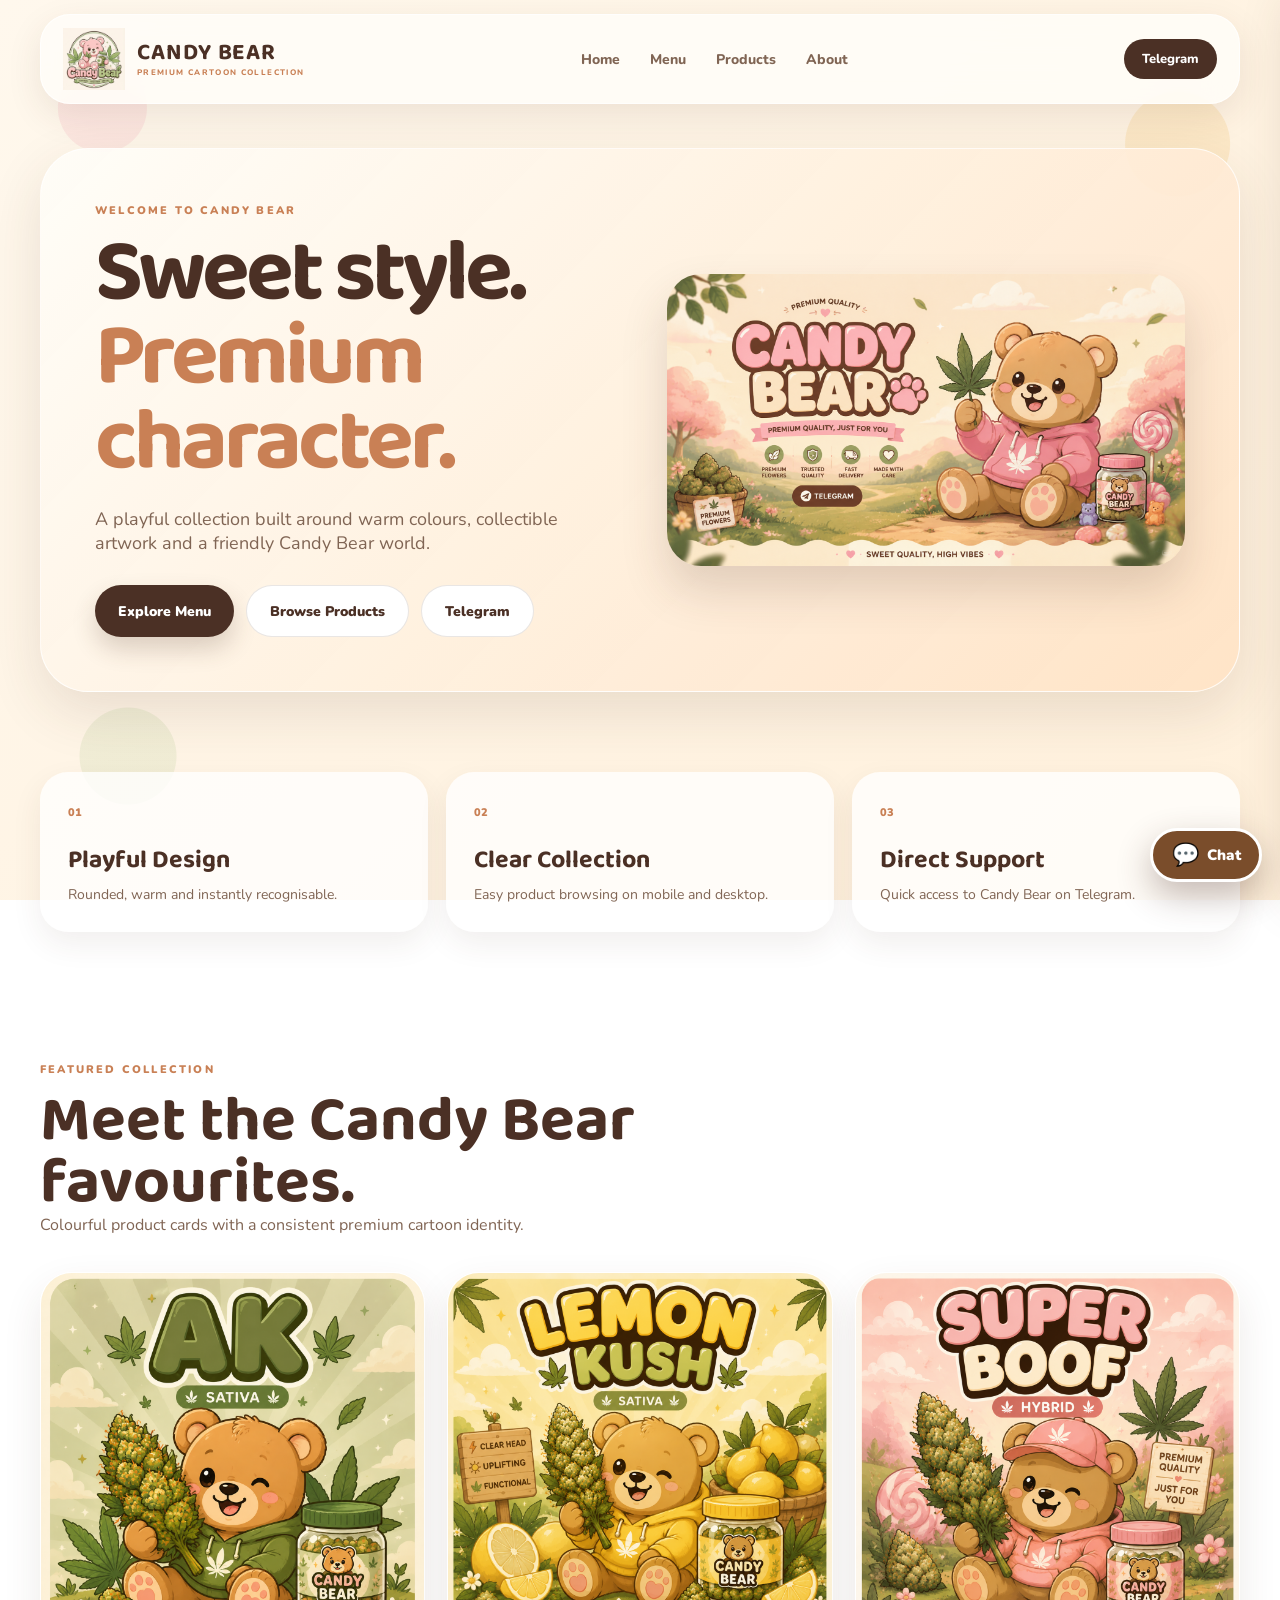
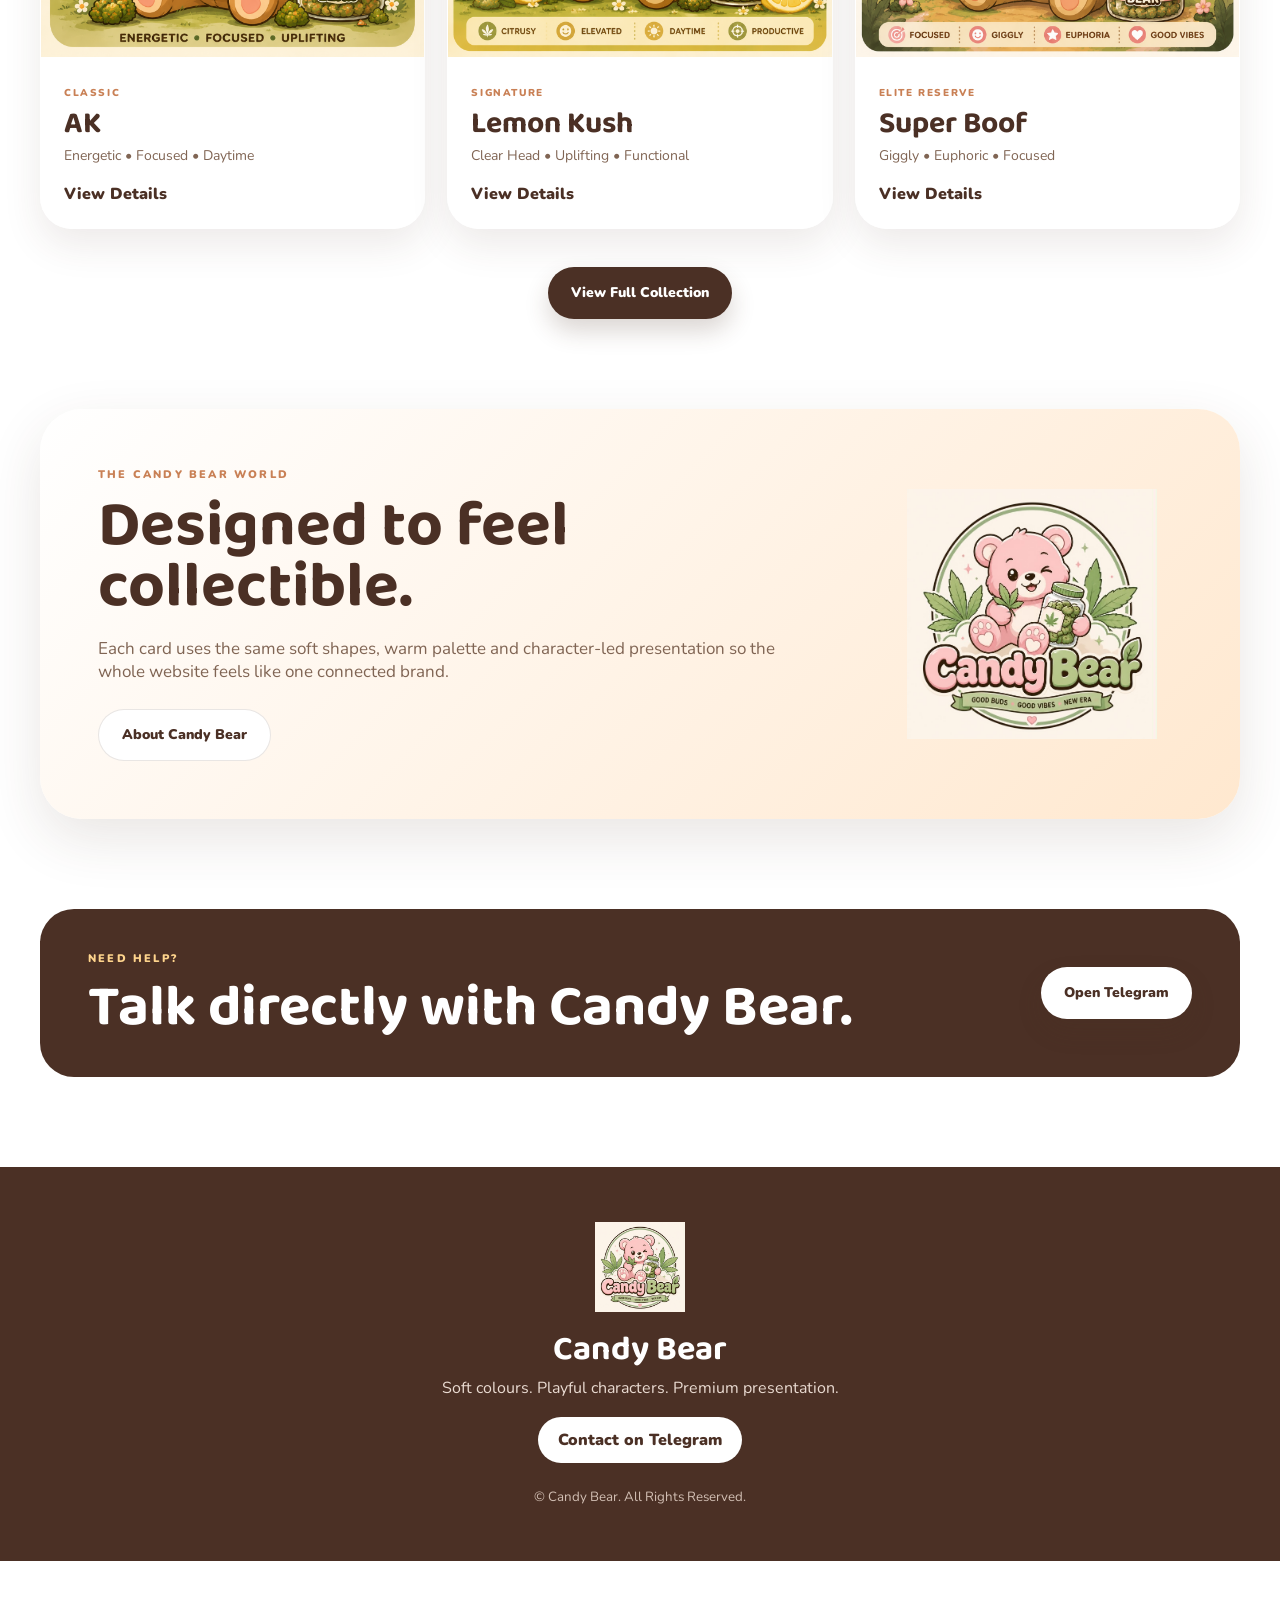
<file: index.html>
<!DOCTYPE html>

<html lang="en">
<head>
<meta charset="utf-8"/>
<meta content="width=device-width, initial-scale=1.0" name="viewport"/>
<title>Candy Bear | Premium Cartoon Collection</title>
<meta content="Explore the Candy Bear premium cartoon collection." name="description"/>
<link href="images/logo.png" rel="icon" type="image/png"/>
<link href="css/style.css?v=20260805-chat-button-v2" rel="stylesheet"/>
</head>
<body>
<header class="site-header">
<a aria-label="Candy Bear home" class="brand" href="index.html">
<img alt="Candy Bear" src="images/logo.png"/>
<span><strong>CANDY BEAR</strong><small>PREMIUM CARTOON COLLECTION</small></span>
</a>
<nav aria-label="Main navigation" class="desktop-nav">
<a href="index.html">Home</a>
<a href="menu.html">Menu</a>
<a href="products.html">Products</a>
<a href="about.html">About</a>
</nav>
<a class="header-telegram" href="https://t.me/CandyBearHQ" rel="noopener noreferrer" target="_blank">
    Telegram
  </a>
<button aria-controls="mobileMenu" aria-expanded="false" aria-label="Open menu" class="menu-btn" type="button">☰</button>
</header>
<div class="mobile-menu" id="mobileMenu">
<a href="index.html">Home</a>
<a href="menu.html">Menu</a>
<a href="products.html">Products</a>
<a href="about.html">About</a>
<a href="delivery.html">Delivery</a>
<a href="contact.html">Contact</a>
<a class="telegram" href="https://t.me/CandyBearHQ" rel="noopener noreferrer" target="_blank">Telegram</a>
</div>
<main>
<section class="hero">
<div class="hero-copy">
<p class="eyebrow">WELCOME TO CANDY BEAR</p>
<h1>Sweet style.<br/><em>Premium character.</em></h1>
<p>A playful collection built around warm colours, collectible artwork and a friendly Candy Bear world.</p>
<div class="hero-actions">
<a class="button primary" href="menu.html">Explore Menu</a>
<a class="button secondary" href="products.html">Browse Products</a>
<a class="button secondary" href="https://t.me/CandyBearHQ" rel="noopener noreferrer" target="_blank">Telegram</a>
</div>
</div>
<div class="hero-visual">
<img alt="Candy Bear hero artwork" src="images/hero.png"/>
</div>
</section>
<section class="feature-strip">
<article><span>01</span><h2>Playful Design</h2><p>Rounded, warm and instantly recognisable.</p></article>
<article><span>02</span><h2>Clear Collection</h2><p>Easy product browsing on mobile and desktop.</p></article>
<article><span>03</span><h2>Direct Support</h2><p>Quick access to Candy Bear on Telegram.</p></article>
</section>
<section class="section-shell">
<div class="section-heading">
<p class="eyebrow">FEATURED COLLECTION</p>
<h2>Meet the Candy Bear favourites.</h2>
<p>Colourful product cards with a consistent premium cartoon identity.</p>
</div>
<div class="product-grid">
<article class="product-card"><img alt="AK" src="images/products/ak.png"/><div><small>CLASSIC</small><h3>AK</h3><p>Energetic • Focused • Daytime</p><a href="products.html#ak">View Details</a></div></article>
<article class="product-card"><img alt="Lemon Kush" src="images/products/lemon.png"/><div><small>SIGNATURE</small><h3>Lemon Kush</h3><p>Clear Head • Uplifting • Functional</p><a href="products.html#lemon-kush">View Details</a></div></article>
<article class="product-card"><img alt="Super Boof" src="images/products/superboof.png"/><div><small>ELITE RESERVE</small><h3>Super Boof</h3><p>Giggly • Euphoric • Focused</p><a href="products.html#super-boof">View Details</a></div></article>
</div>
<div class="center-action"><a class="button primary" href="products.html">View Full Collection</a></div>
</section>
<section class="brand-story">
<div>
<p class="eyebrow">THE CANDY BEAR WORLD</p>
<h2>Designed to feel collectible.</h2>
<p>Each card uses the same soft shapes, warm palette and character-led presentation so the whole website feels like one connected brand.</p>
<a class="button secondary" href="about.html">About Candy Bear</a>
</div>
<img alt="Candy Bear logo" src="images/logo.png"/>
</section>
<section class="final-cta">
<div><p class="eyebrow">NEED HELP?</p><h2>Talk directly with Candy Bear.</h2></div>
<a class="button primary" href="https://t.me/CandyBearHQ" rel="noopener noreferrer" target="_blank">Open Telegram</a>
</section>
</main>
<footer class="site-footer">
<img alt="Candy Bear" src="images/logo.png"/>
<h2>Candy Bear</h2>
<p>Soft colours. Playful characters. Premium presentation.</p>
<a href="https://t.me/CandyBearHQ" rel="noopener noreferrer" target="_blank">Contact on Telegram</a>
<small>© Candy Bear. All Rights Reserved.</small>
</footer>
<script src="js/script.js"></script>
<a aria-label="Chat on Telegram" class="floating-chat" href="https://t.me/CandyBearHQ" id="floatingChat" rel="noopener" target="_blank"><span aria-hidden="true" class="floating-chat-icon">💬</span><span class="floating-chat-label">Chat</span></a></body>
</html>
</file>
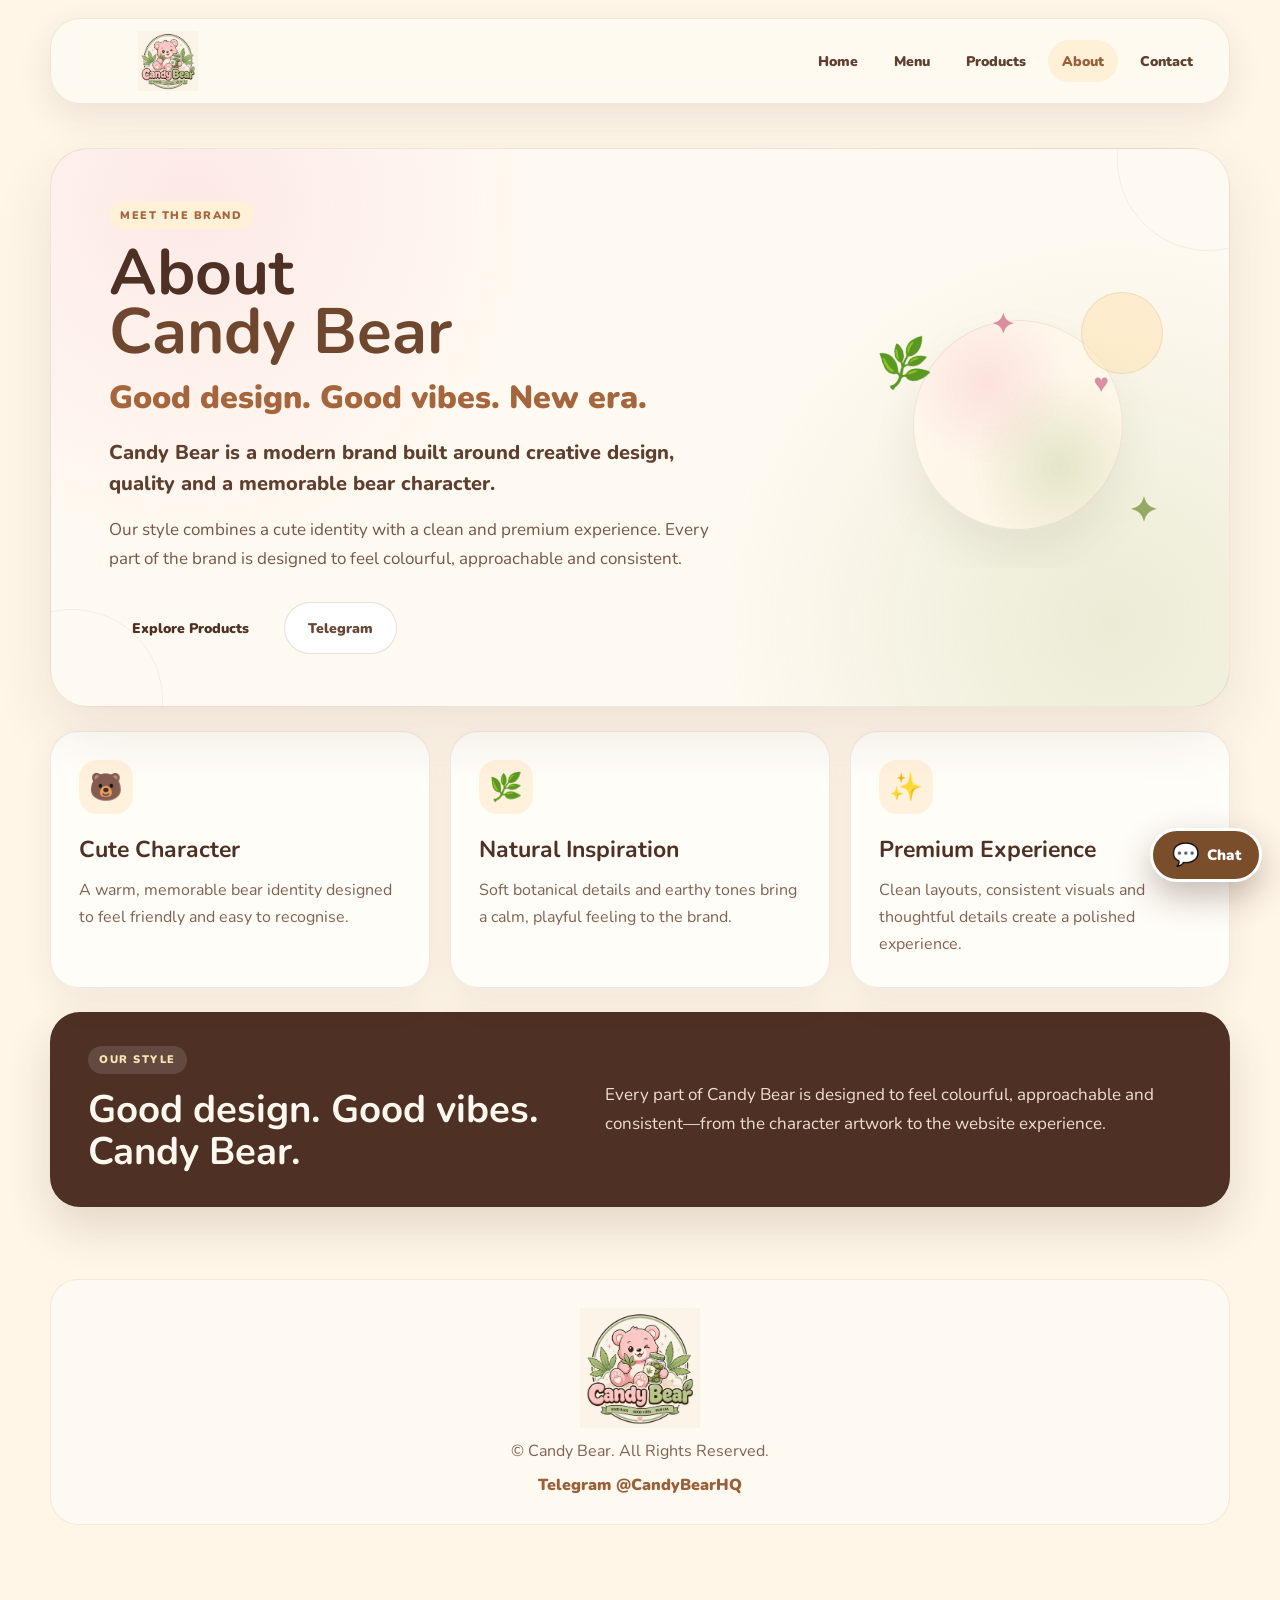
<file: about.html>
<!DOCTYPE html>

<html lang="en">
<head>
<meta charset="utf-8"/>
<meta content="width=device-width, initial-scale=1.0" name="viewport"/>
<title>Candy Bear | About</title>
<link href="css/style.css?v=about-no-cb-5" rel="stylesheet"/>
<link href="css/about-upgrade.css?v=5" rel="stylesheet"/></head>
<body class="about-page-body">
<header class="header">
<div class="logo">
<img alt="Candy Bear" src="images/logo.png"/>
</div>
<nav>
<a href="index.html">Home</a>
<a href="menu.html">Menu</a>
<a href="products.html">Products</a>
<a href="about.html">About</a>
<a href="contact.html">Contact</a>
</nav>
<div class="menu-btn" onclick="openMenu()">

☰

</div>
</header>
<div class="mobile-menu" id="mobileMenu">
<a href="index.html">Home</a>
<a href="menu.html">Menu</a>
<a href="products.html">Products</a>
<a href="about.html">About</a>
<a href="delivery.html">Delivery</a>
<a href="contact.html">Contact</a>
<a class="telegram" href="https://t.me/CandyBearHQ">

Telegram

</a>
</div>
<section class="about-page">
<div class="about-hero about-hero-clean">
<div class="about-hero-copy">
<span class="about-kicker">MEET THE BRAND</span>
<h1>About <br/><span>Candy Bear</span></h1>
<p class="about-tagline">Good design. Good vibes. New era.</p>
<p class="about-lead">
      Candy Bear is a modern brand built around creative design,
      quality and a memorable bear character.
    </p>
<p>
      Our style combines a cute identity with a clean and premium experience.
      Every part of the brand is designed to feel colourful, approachable
      and consistent.
    </p>
<div class="about-actions">
<a class="button about-primary" href="products.html">Explore Products</a>
<a class="button about-secondary" href="https://t.me/CandyBearHQ">Telegram</a>
</div>
</div>
<div aria-hidden="true" class="about-decoration">
<span class="decor-soft-circle decor-soft-one"></span>
<span class="decor-soft-circle decor-soft-two"></span>
<span class="decor-leaf">🌿</span>
<span class="decor-star decor-star-one">✦</span>
<span class="decor-star decor-star-two">✦</span>
<span class="decor-heart">♥</span>
</div>
</div>
<div class="about-values">
<article class="about-value-card">
<div class="about-value-icon">🐻</div>
<h2>Cute Character</h2>
<p>A warm, memorable bear identity designed to feel friendly and easy to recognise.</p>
</article>
<article class="about-value-card">
<div class="about-value-icon">🌿</div>
<h2>Natural Inspiration</h2>
<p>Soft botanical details and earthy tones bring a calm, playful feeling to the brand.</p>
</article>
<article class="about-value-card">
<div class="about-value-icon">✨</div>
<h2>Premium Experience</h2>
<p>Clean layouts, consistent visuals and thoughtful details create a polished experience.</p>
</article>
</div>
<div class="about-story-card">
<div>
<span class="about-kicker">OUR STYLE</span>
<h2>Good design. Good vibes. Candy Bear.</h2>
</div>
<p>
      Every part of Candy Bear is designed to feel colourful, approachable
      and consistent—from the character artwork to the website experience.
    </p>
</div>
</section>
<footer>
<div class="footer-logo">
<img src="images/logo.png"/>
</div>
<p>
© Candy Bear. All Rights Reserved.
</p>
<a class="telegram" href="https://t.me/CandyBearHQ">

Telegram @CandyBearHQ

</a>
</footer>
<script src="js/script.js"></script>
<a aria-label="Chat on Telegram" class="floating-chat" href="https://t.me/CandyBearHQ" id="floatingChat" rel="noopener" target="_blank">
<span aria-hidden="true" class="floating-chat-icon">💬</span>
<span class="floating-chat-label">Chat</span>
</a></body>
</html>
</file>
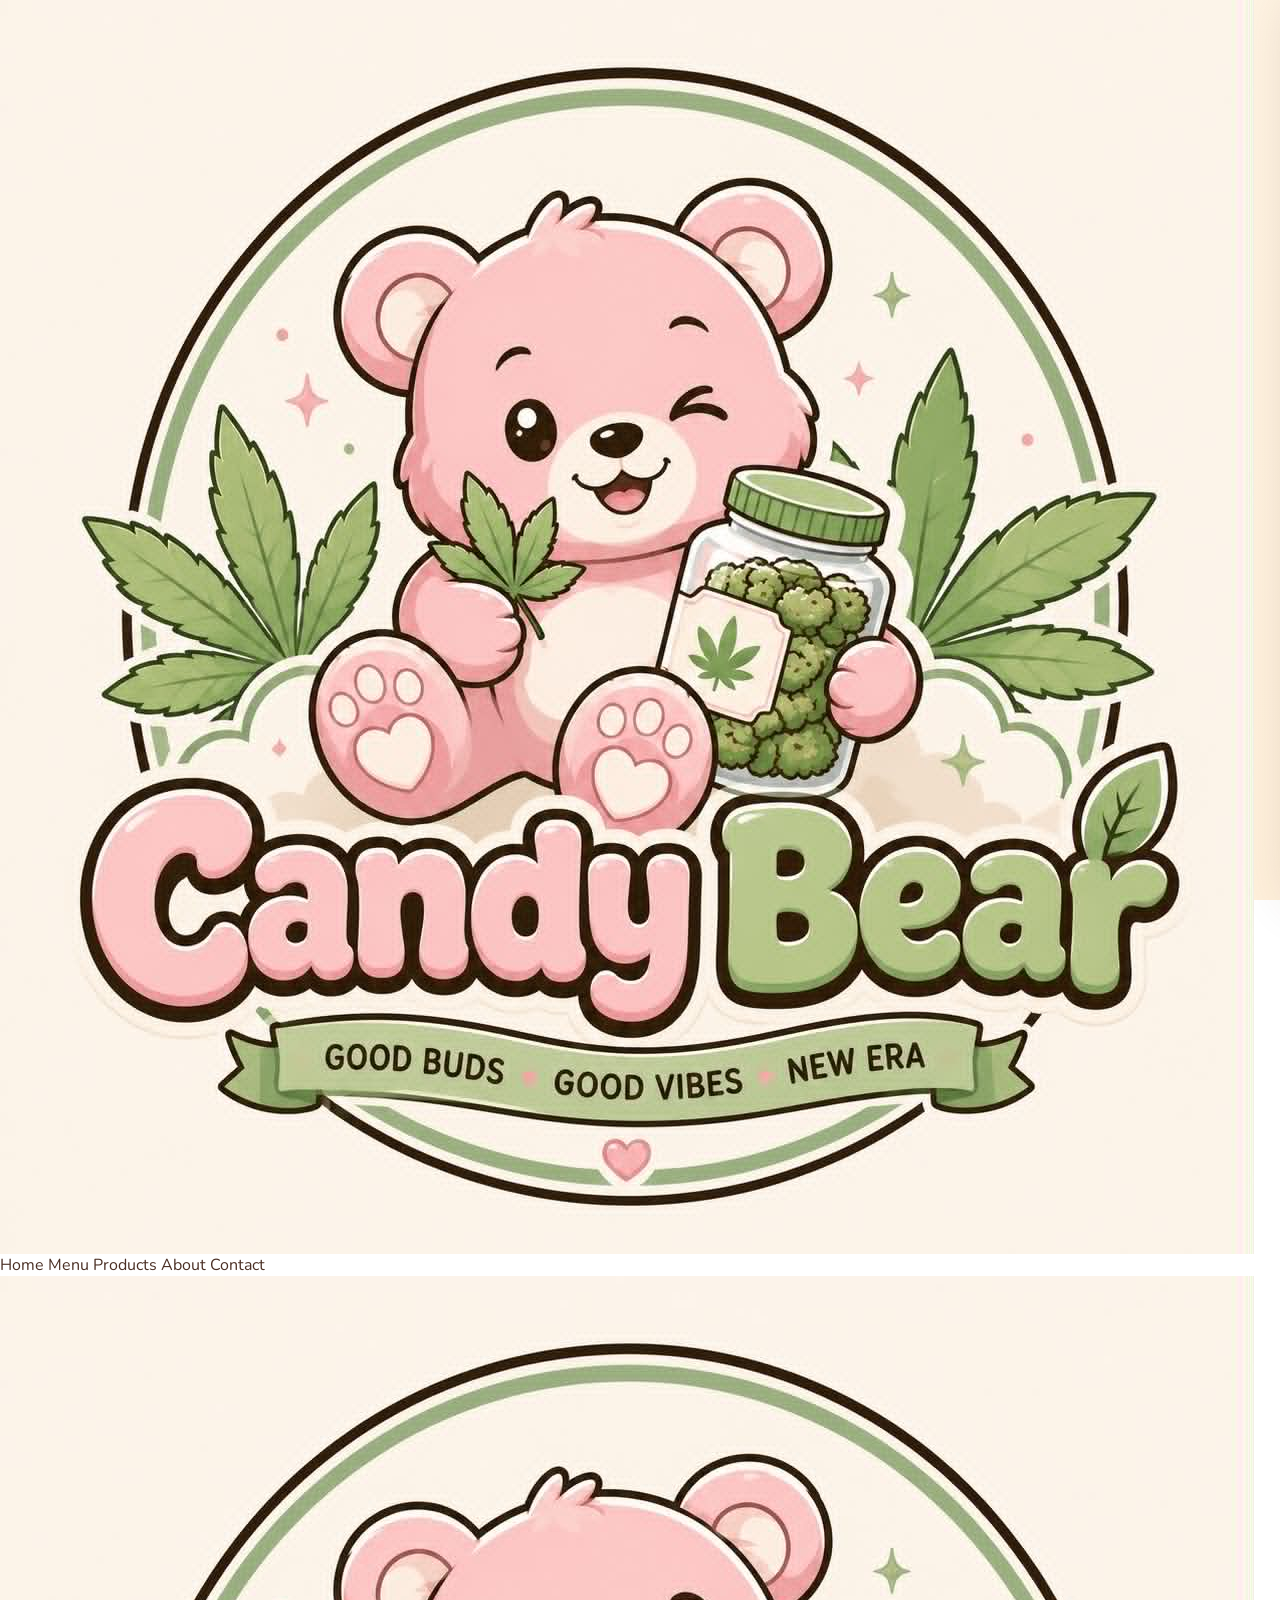
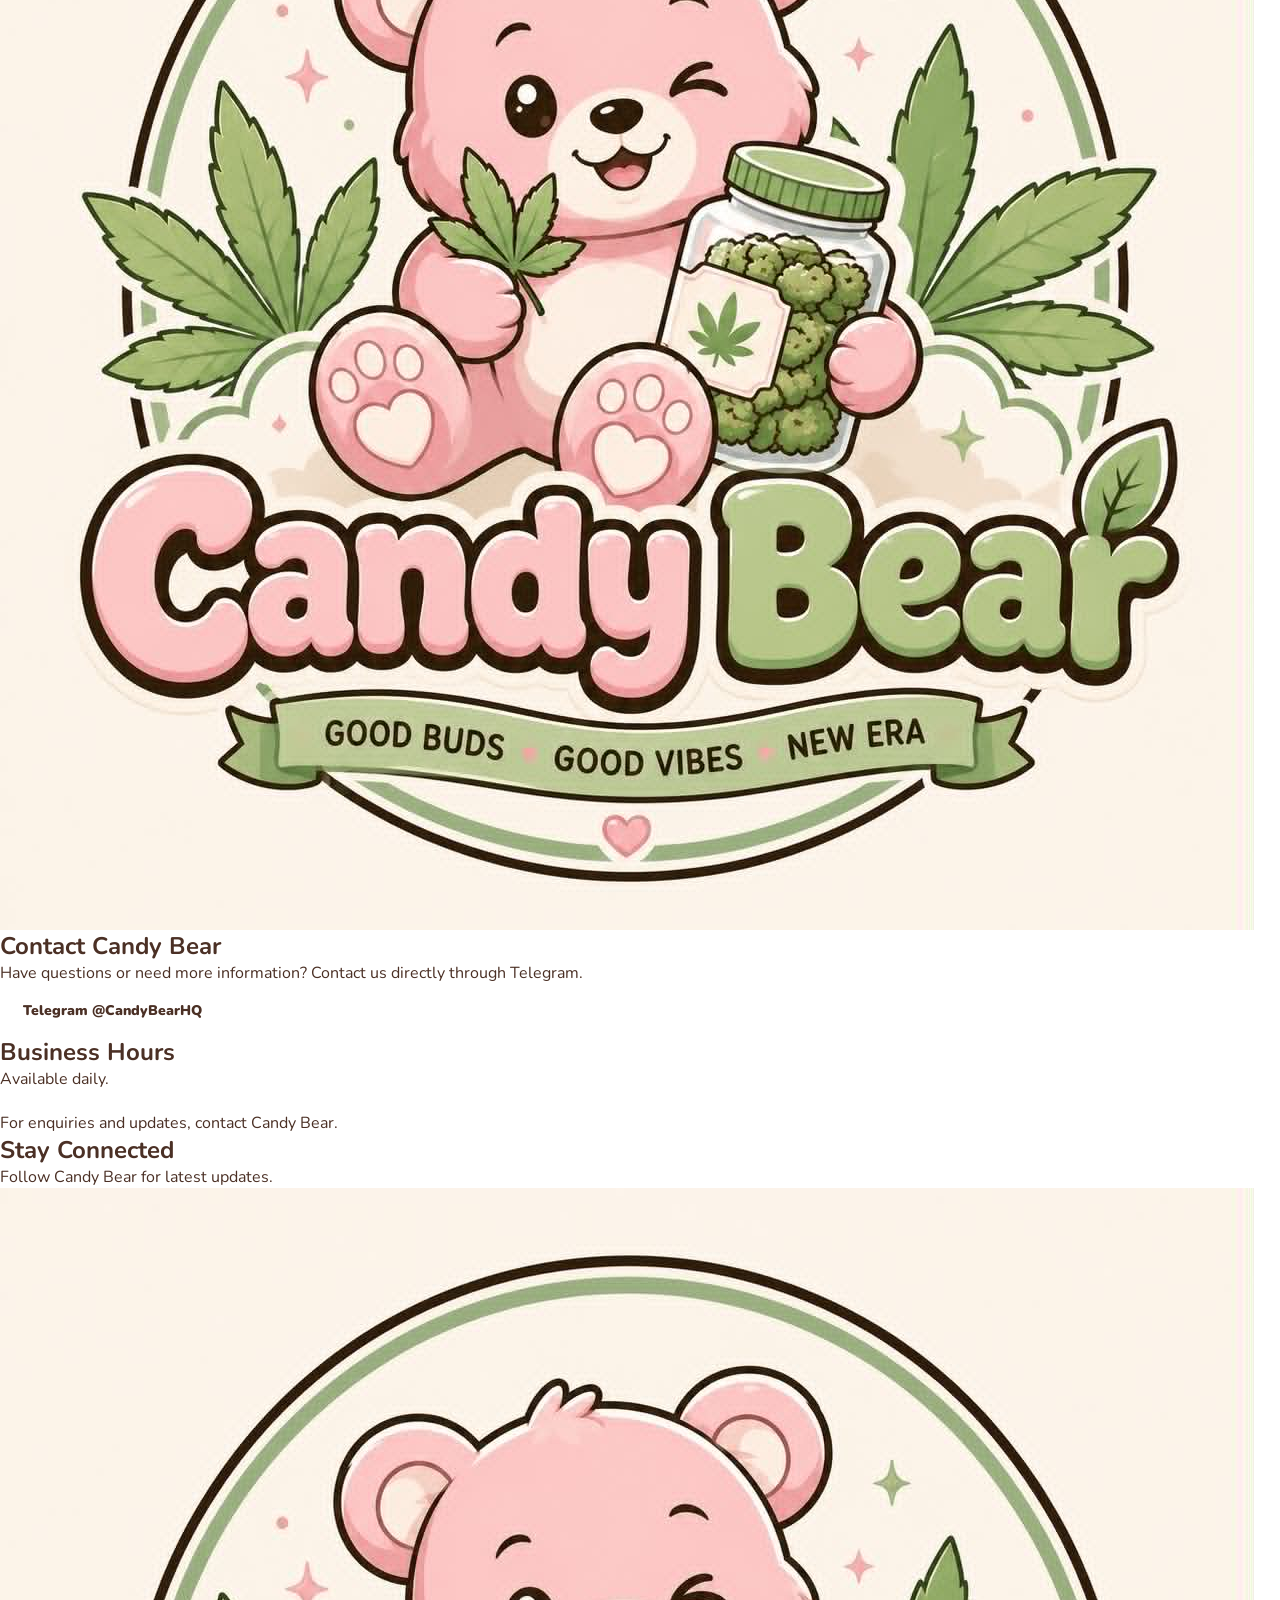
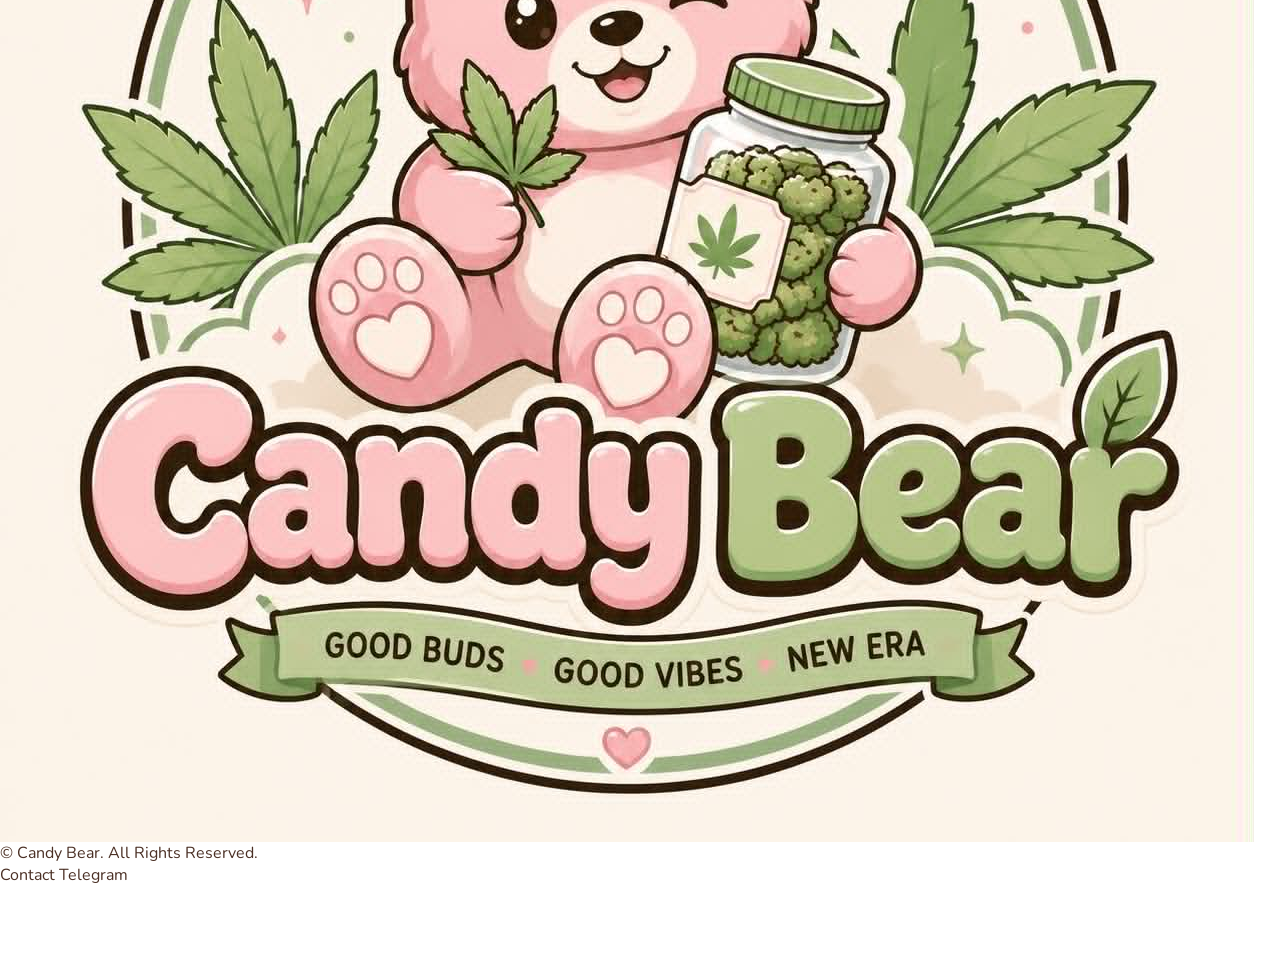
<file: contact.html>
<!DOCTYPE html>
<html lang="en">

<head>

<meta charset="UTF-8">
<meta name="viewport" content="width=device-width, initial-scale=1.0">

<title>Candy Bear | Contact</title>

<link rel="stylesheet" href="css/style.css">

</head>


<body>


<header class="header">


<div class="logo">

<img src="images/logo.png" alt="Candy Bear">

</div>



<nav>

<a href="index.html">Home</a>
<a href="menu.html">Menu</a>
<a href="products.html">Products</a>
<a href="about.html">About</a>
<a href="contact.html">Contact</a>

</nav>



<div class="menu-btn" onclick="openMenu()">

☰

</div>


</header>





<div class="mobile-menu" id="mobileMenu">


<a href="index.html">Home</a>

<a href="menu.html">Menu</a>

<a href="products.html">Products</a>

<a href="about.html">About</a>

<a href="delivery.html">Delivery</a>

<a href="contact.html">Contact</a>


<a href="https://t.me/CandyBearHQ" class="telegram">

Telegram

</a>


</div>








<section class="about-preview">


<img src="images/logo.png" alt="Candy Bear">



<h1>
Contact Candy Bear
</h1>



<p>

Have questions or need more information?

Contact us directly through Telegram.

</p>





<a href="https://t.me/CandyBearHQ" class="button">

Telegram @CandyBearHQ

</a>





<h2>
Business Hours
</h2>



<p>

Available daily.

<br><br>

For enquiries and updates,
contact Candy Bear.

</p>




<h2>
Stay Connected
</h2>



<p>

Follow Candy Bear for latest updates.

</p>



</section>







<footer>


<div class="footer-logo">

<img src="images/logo.png">

</div>


<p>

© Candy Bear. All Rights Reserved.

</p>




<a href="https://t.me/CandyBearHQ" class="telegram">

Contact Telegram

</a>


</footer>






<script src="js/script.js"></script>


</body>

</html>
</file>
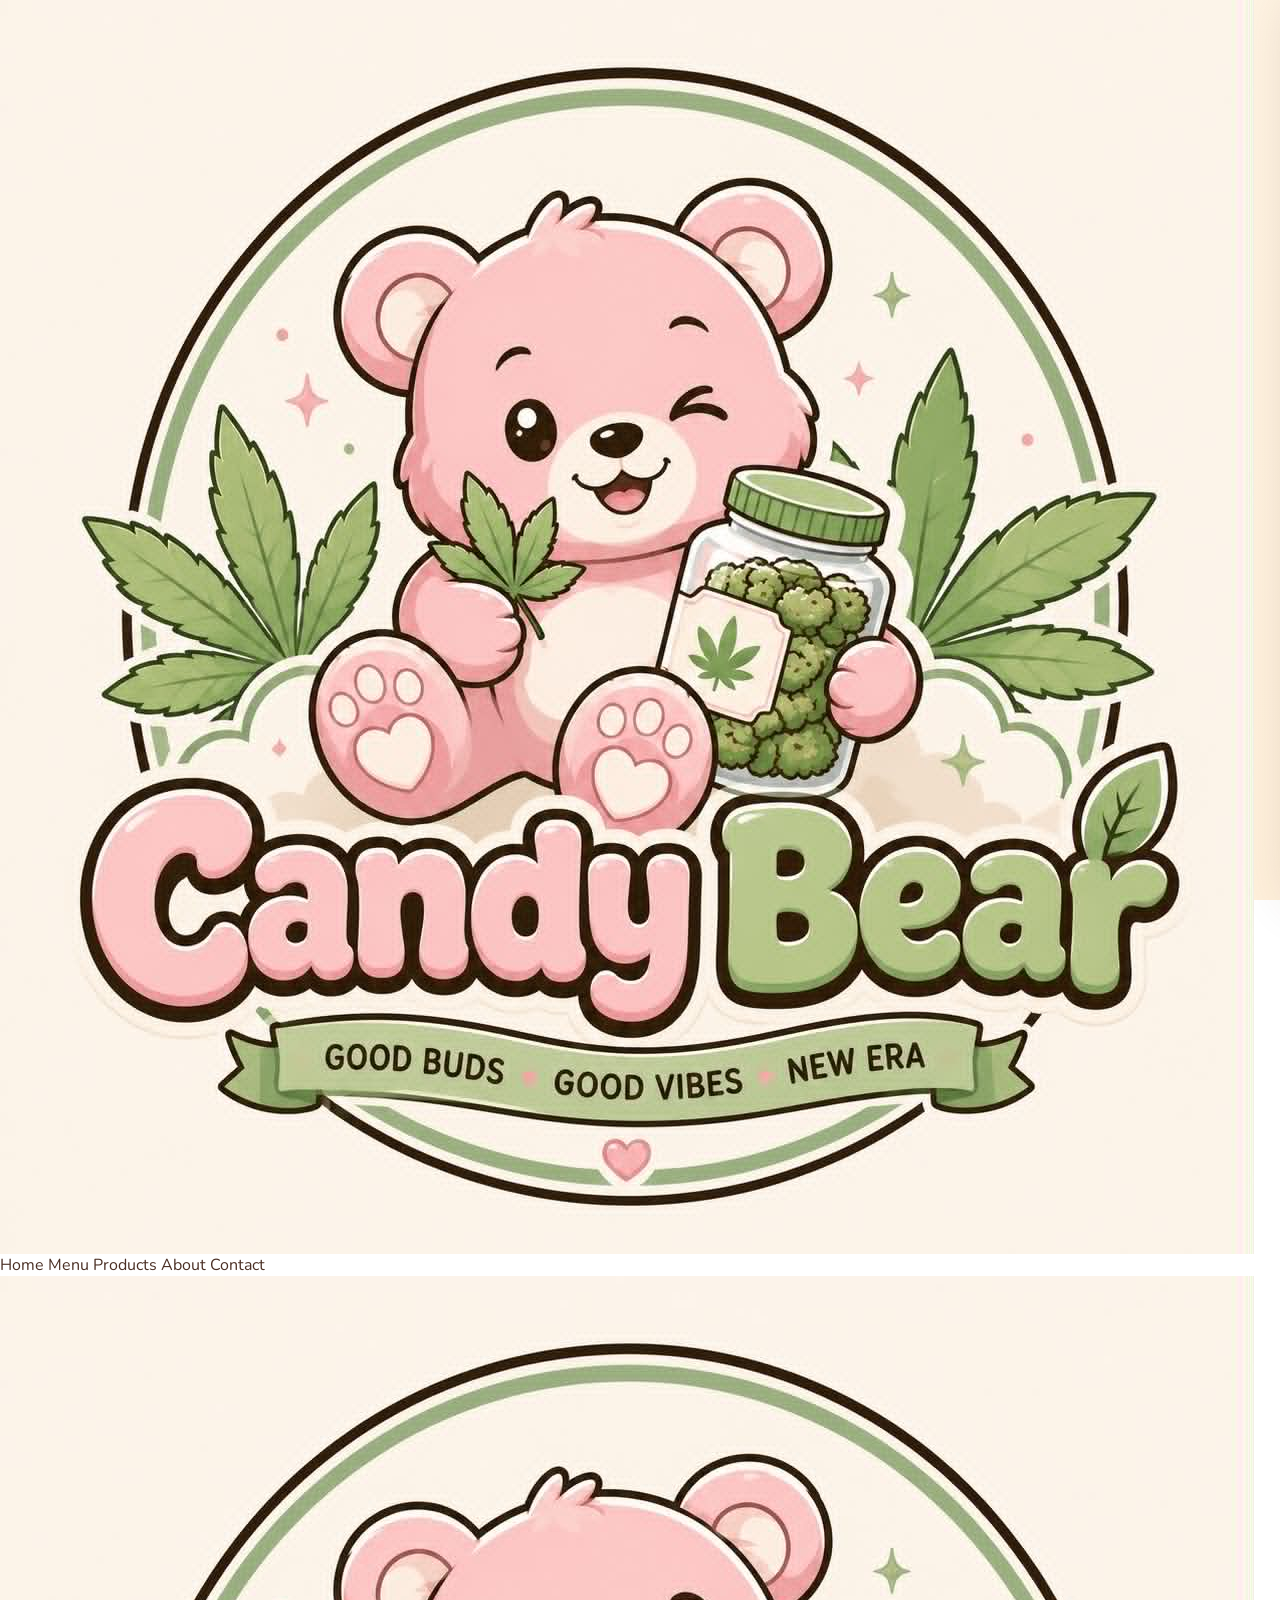
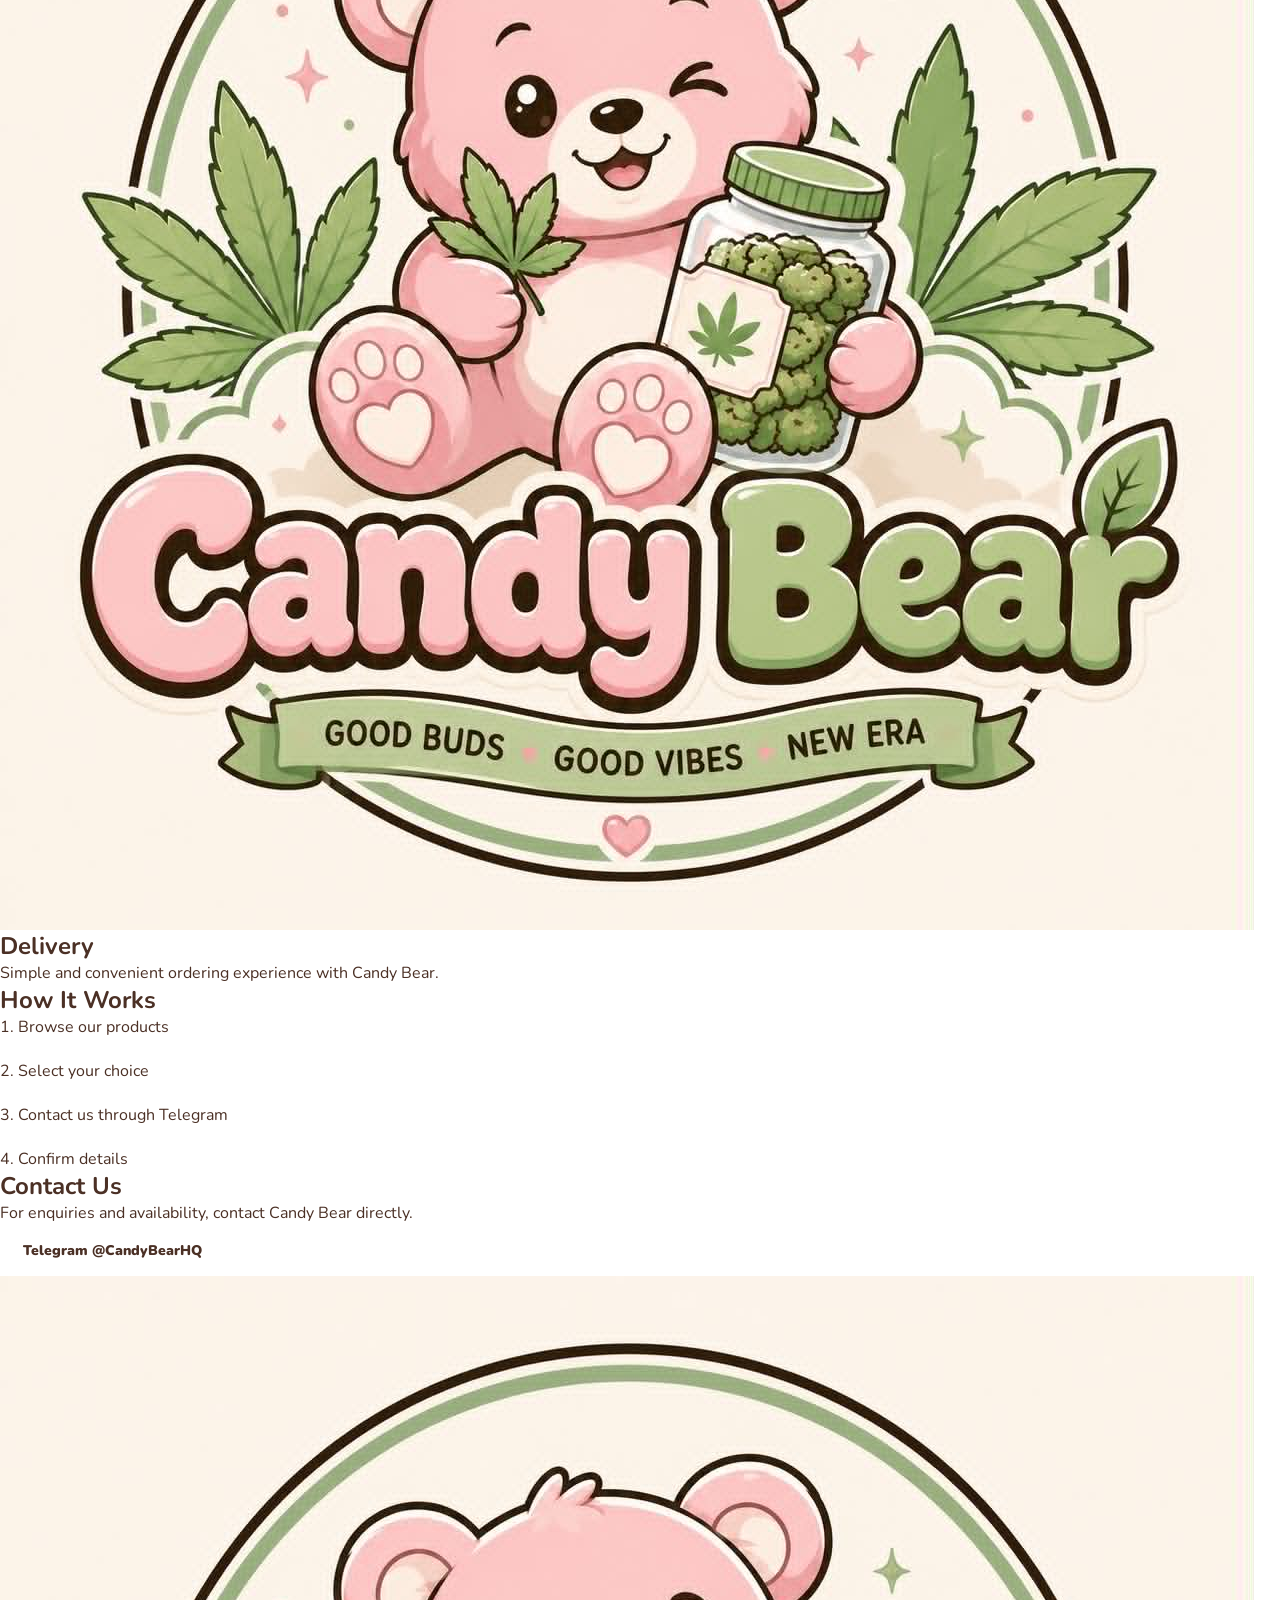
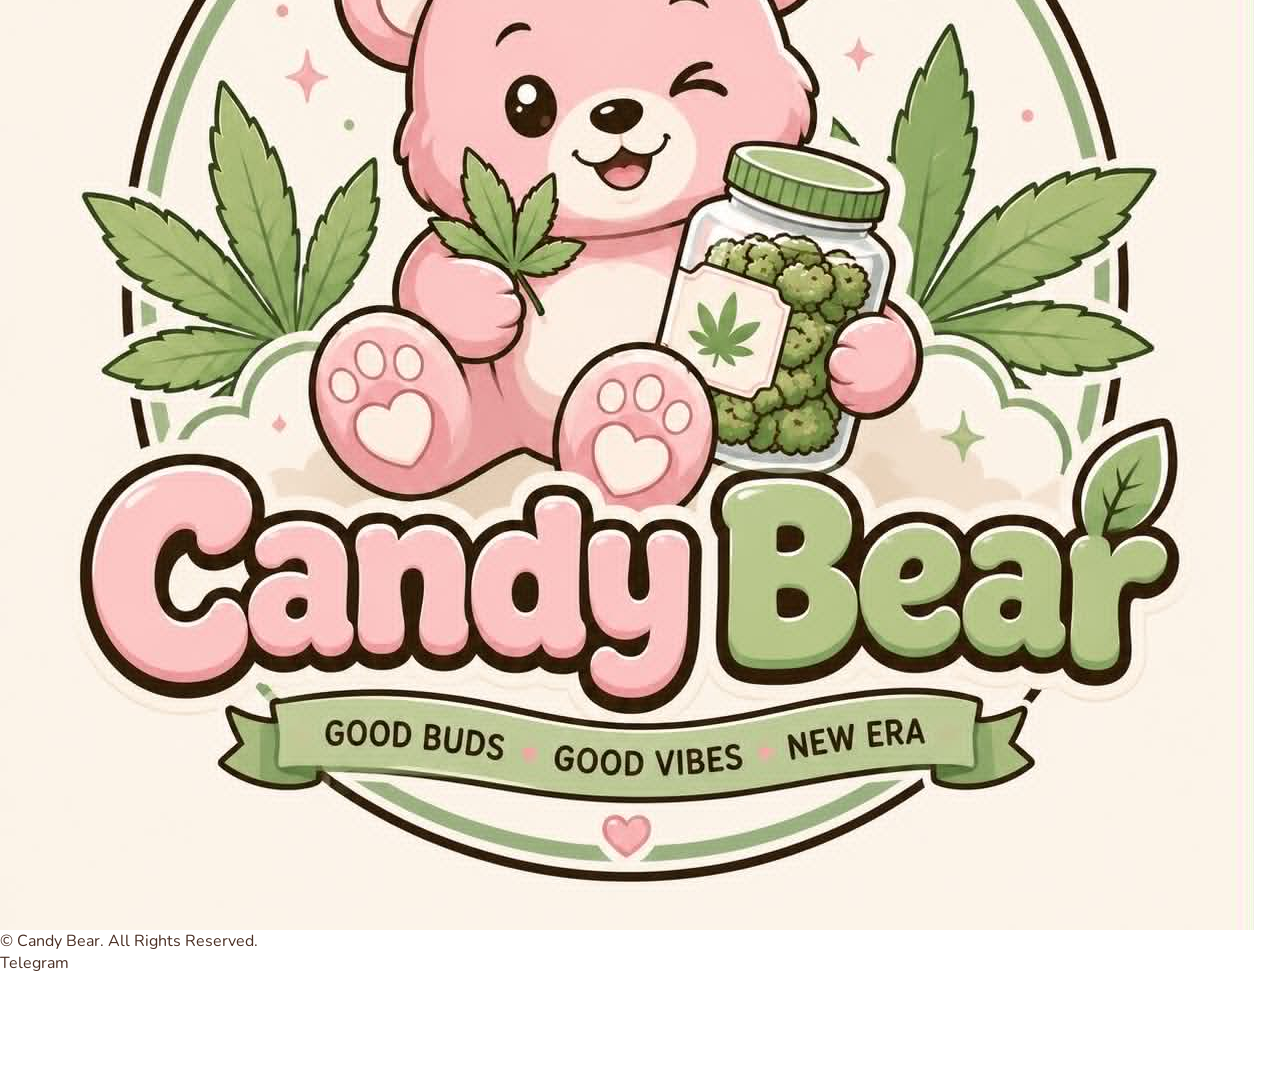
<file: delivery.html>
<!DOCTYPE html>
<html lang="en">

<head>

<meta charset="UTF-8">
<meta name="viewport" content="width=device-width, initial-scale=1.0">

<title>Candy Bear | Delivery</title>

<link rel="stylesheet" href="css/style.css">

</head>


<body>


<header class="header">


<div class="logo">

<img src="images/logo.png" alt="Candy Bear">

</div>



<nav>

<a href="index.html">Home</a>
<a href="menu.html">Menu</a>
<a href="products.html">Products</a>
<a href="about.html">About</a>
<a href="contact.html">Contact</a>

</nav>



<div class="menu-btn" onclick="openMenu()">

☰

</div>


</header>





<div class="mobile-menu" id="mobileMenu">


<a href="index.html">Home</a>

<a href="menu.html">Menu</a>

<a href="products.html">Products</a>

<a href="about.html">About</a>

<a href="delivery.html">Delivery</a>

<a href="contact.html">Contact</a>


<a href="https://t.me/CandyBearHQ" class="telegram">

Telegram

</a>


</div>








<section class="about-preview">


<img src="images/logo.png" alt="Candy Bear">



<h1>
Delivery
</h1>




<p>

Simple and convenient ordering experience
with Candy Bear.

</p>





<h2>
How It Works
</h2>



<p>

1. Browse our products

<br><br>

2. Select your choice

<br><br>

3. Contact us through Telegram

<br><br>

4. Confirm details

</p>






<h2>
Contact Us
</h2>



<p>

For enquiries and availability,
contact Candy Bear directly.

</p>




<a href="https://t.me/CandyBearHQ" class="button">

Telegram @CandyBearHQ

</a>



</section>







<footer>


<div class="footer-logo">

<img src="images/logo.png">

</div>


<p>
© Candy Bear. All Rights Reserved.
</p>



<a href="https://t.me/CandyBearHQ" class="telegram">

Telegram

</a>


</footer>





<script src="js/script.js"></script>


</body>

</html>
</file>
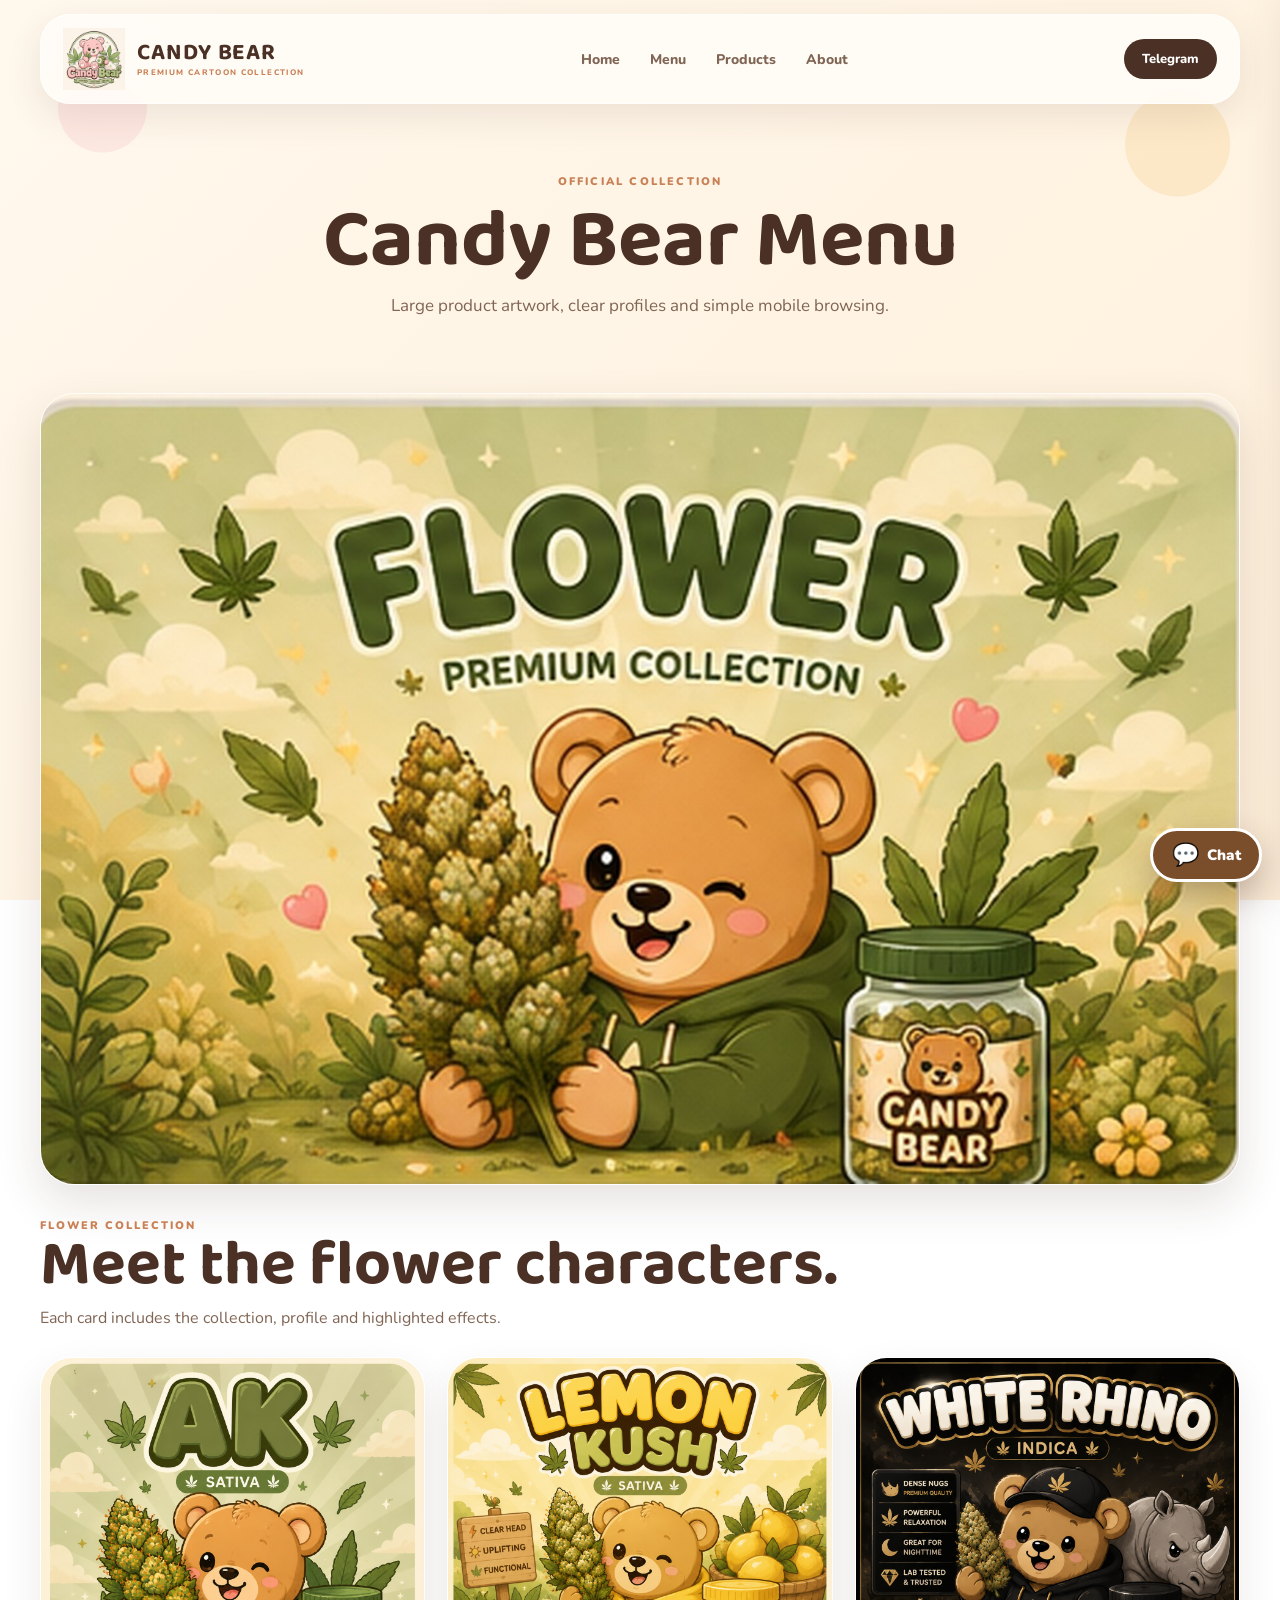
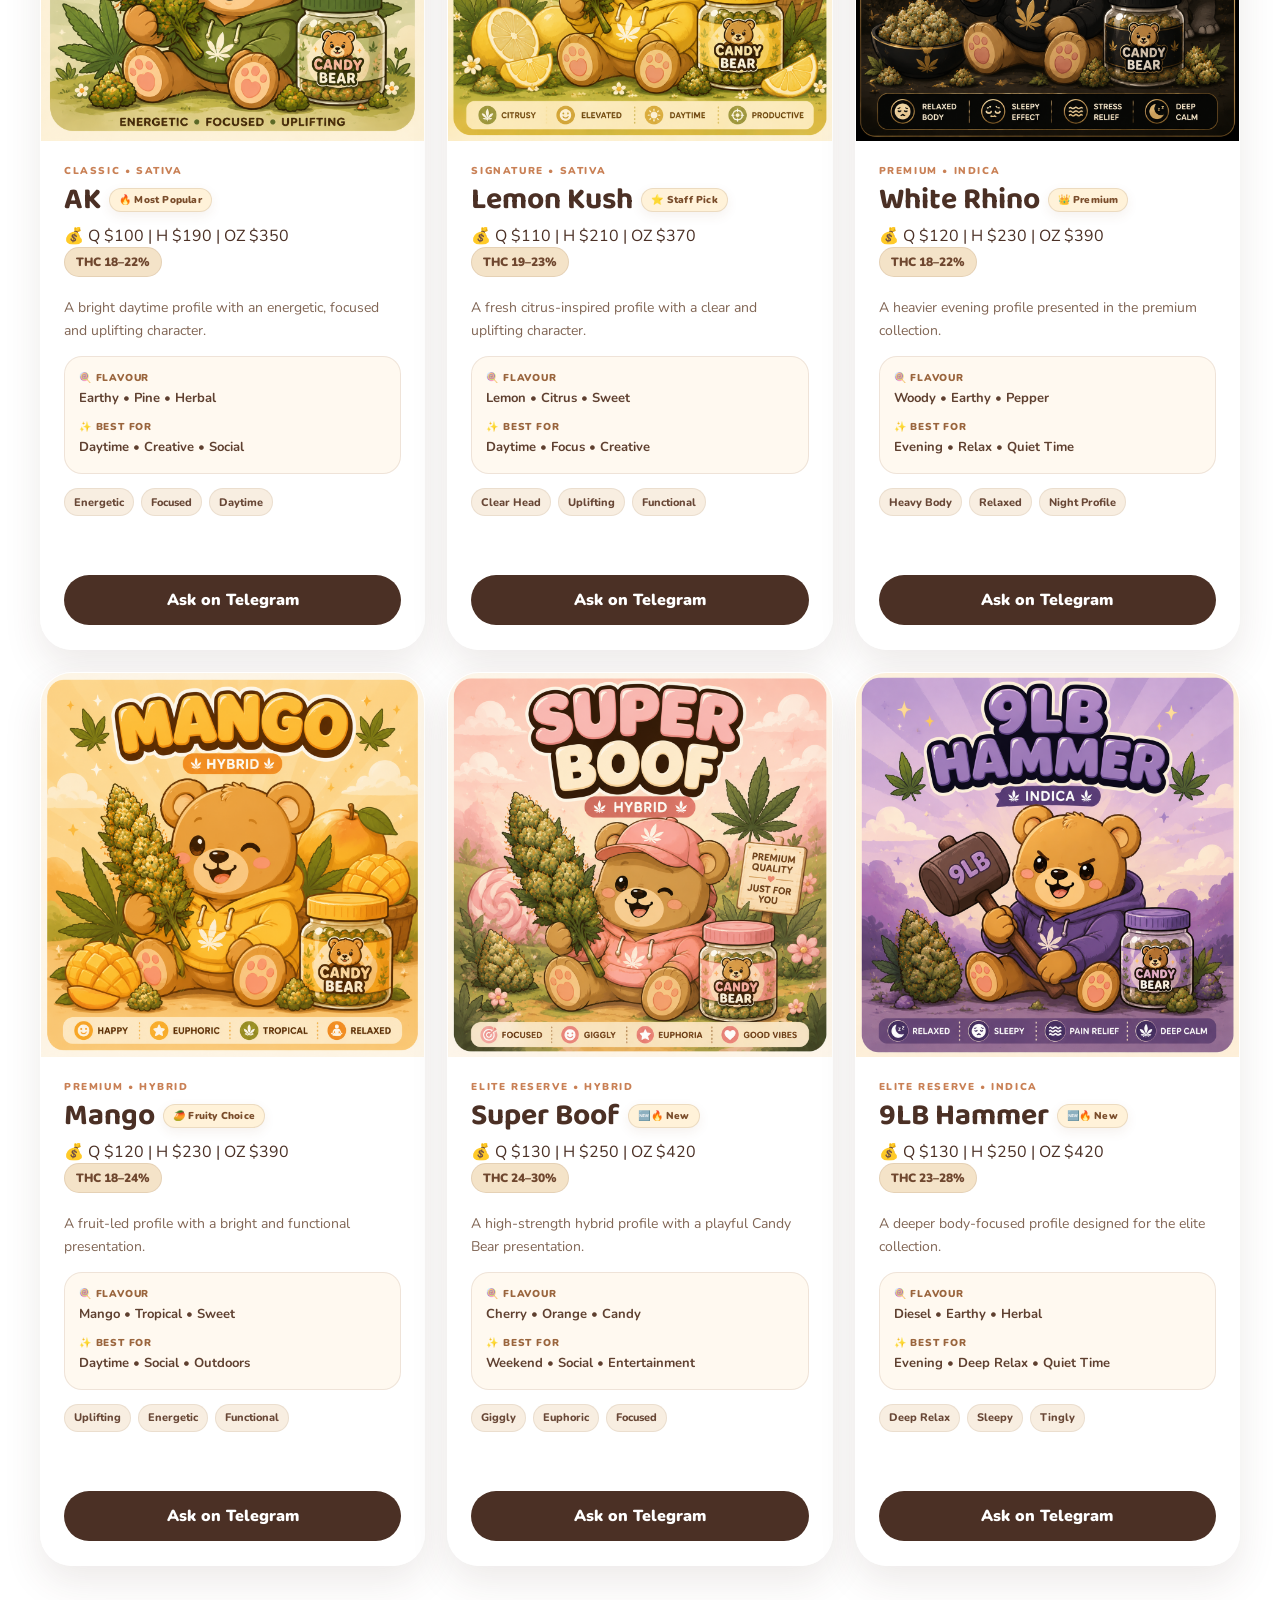
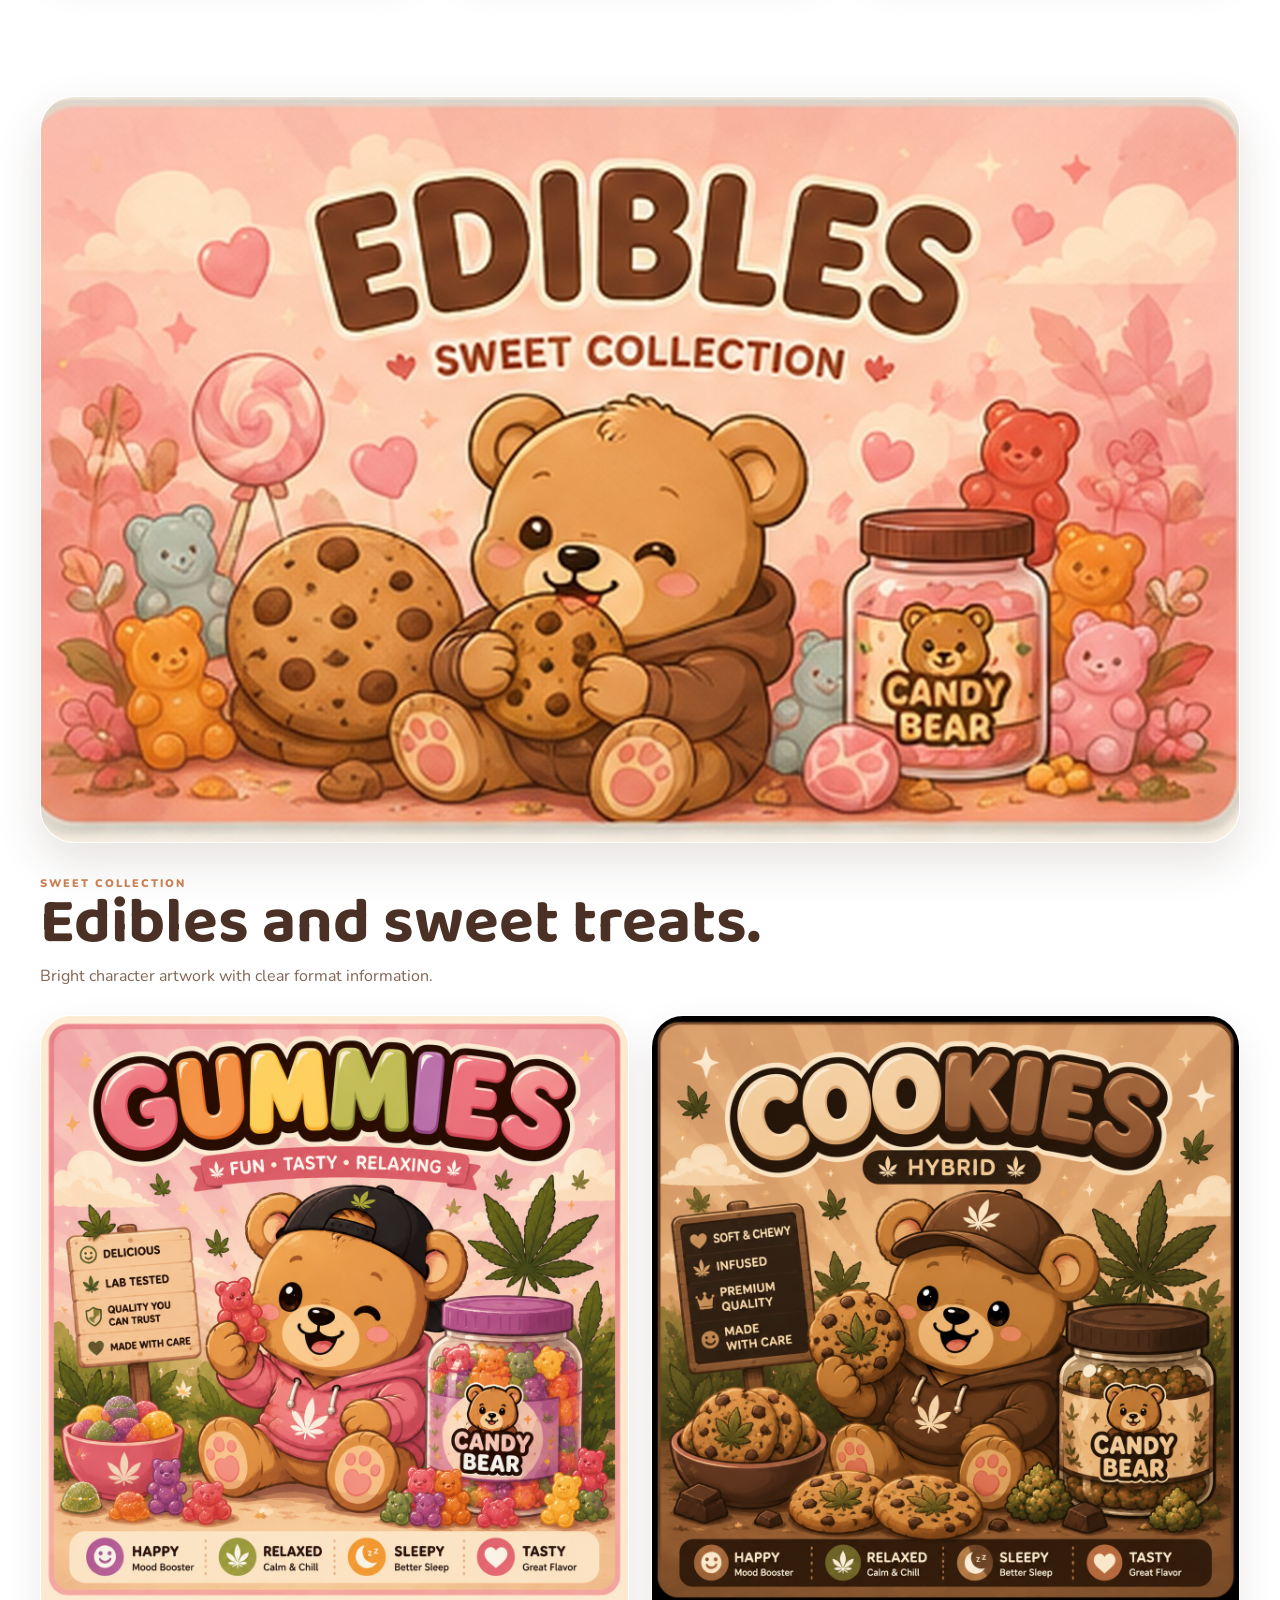
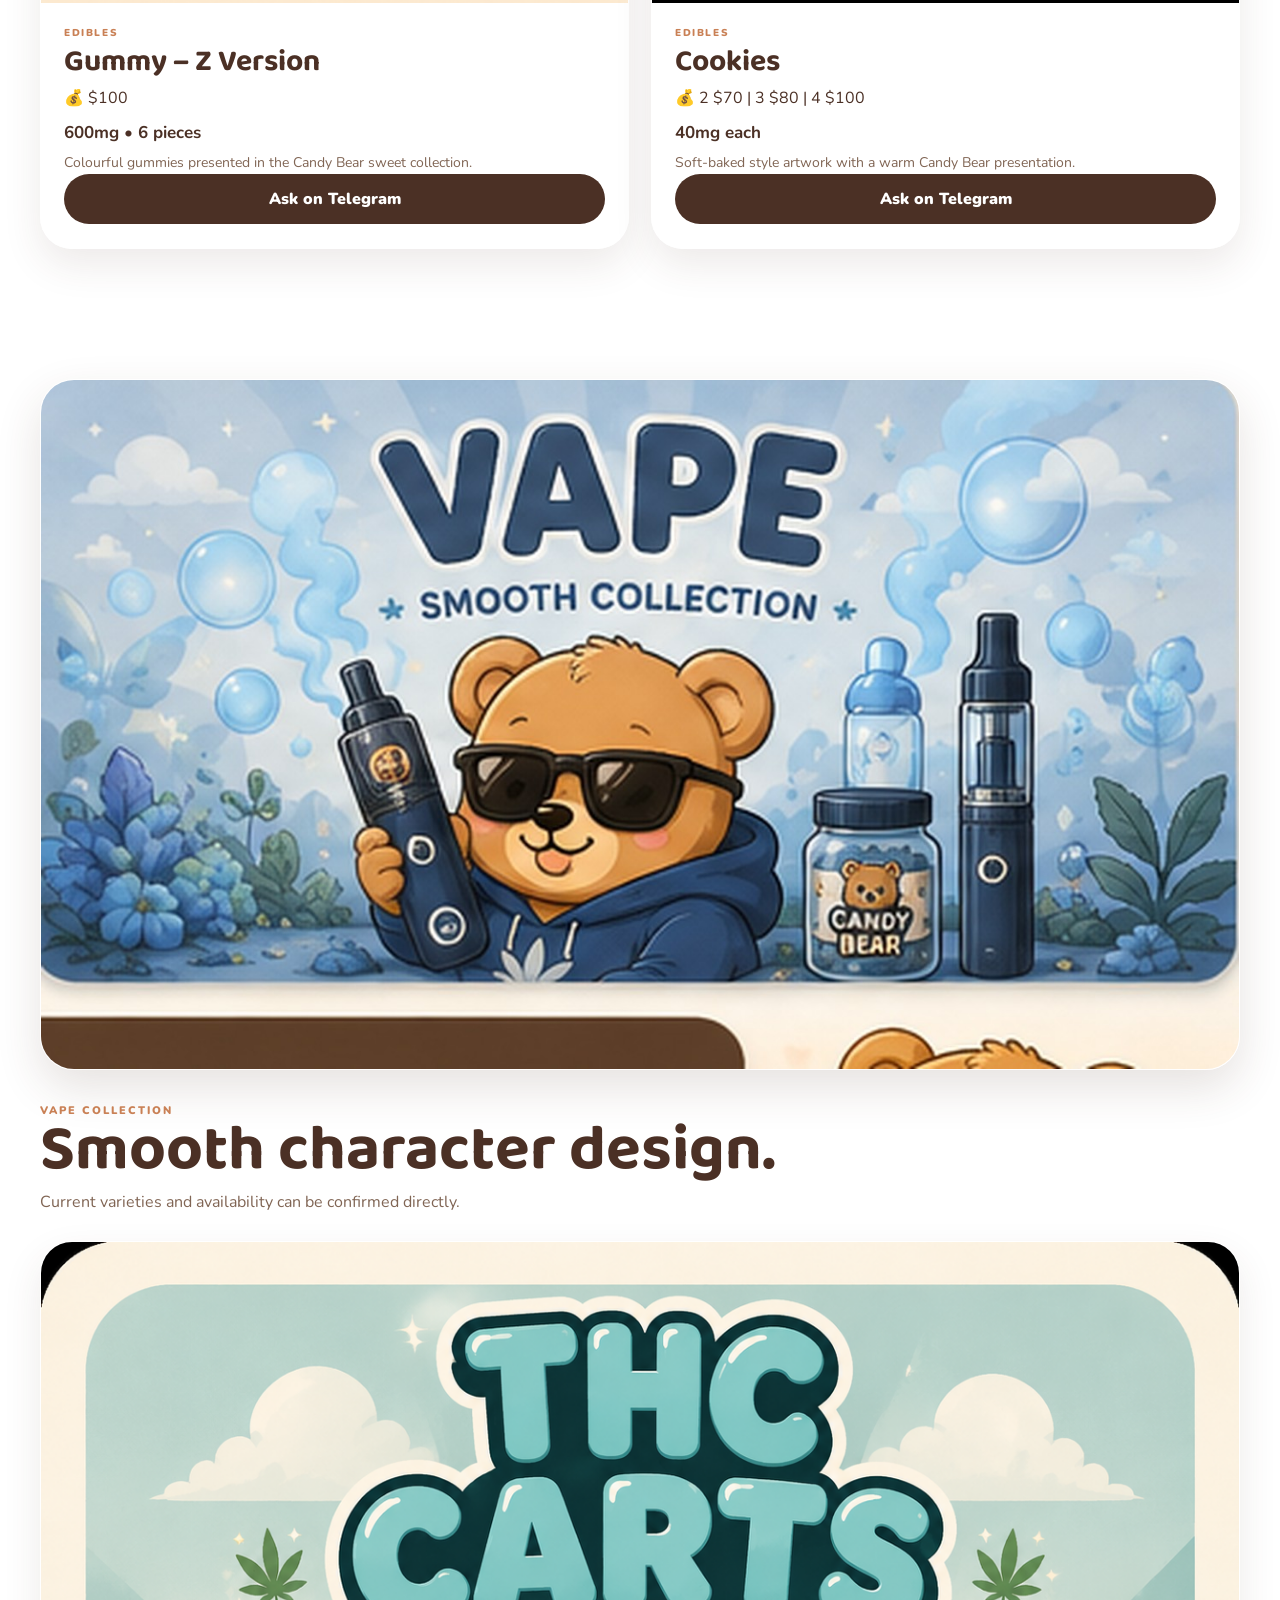
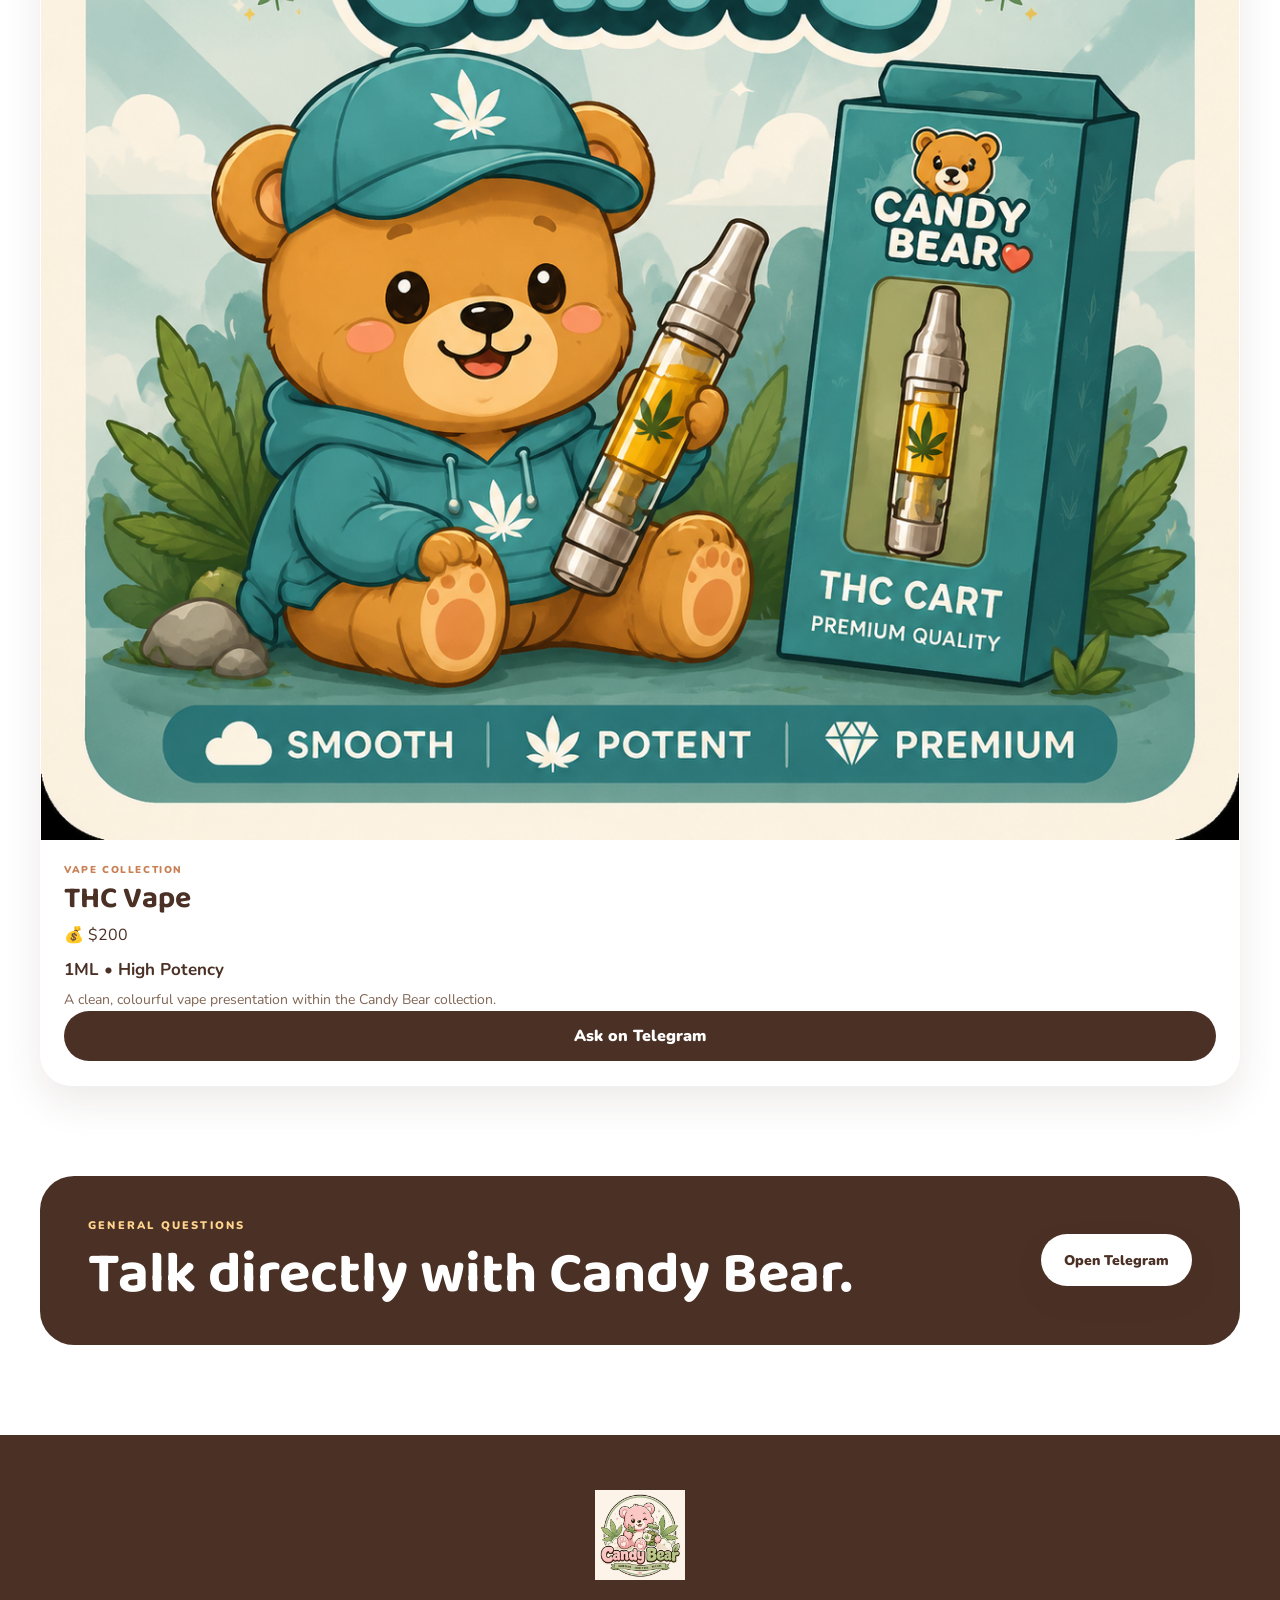
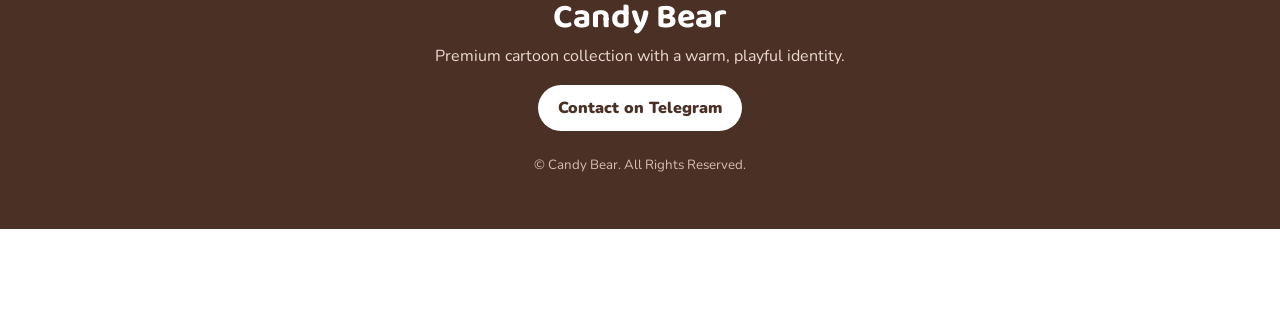
<file: menu.html>
<!DOCTYPE html>

<html lang="en">
<head>
<meta charset="utf-8"/>
<meta content="width=device-width, initial-scale=1.0" name="viewport"/>
<title>Candy Bear | Collection Menu</title>
<meta content="Explore the Candy Bear collection, product profiles and current categories." name="description"/>
<link href="images/logo.png" rel="icon" type="image/png"/>
<link href="css/style.css?v=20260805-chat-button-v2" rel="stylesheet"/>
</head>
<body class="menu-page">
<header class="site-header">
<a aria-label="Candy Bear home" class="brand" href="index.html">
<img alt="Candy Bear logo" src="images/logo.png"/>
<span>
<strong>CANDY BEAR</strong>
<small>PREMIUM CARTOON COLLECTION</small>
</span>
</a>
<nav aria-label="Main navigation" class="desktop-nav">
<a href="index.html">Home</a>
<a href="menu.html">Menu</a>
<a href="products.html">Products</a>
<a href="about.html">About</a>
</nav>
<a class="header-telegram" href="https://t.me/CandyBearHQ" rel="noopener noreferrer" target="_blank">Telegram</a>
<button aria-controls="mobileMenu" aria-expanded="false" aria-label="Open menu" class="menu-btn" type="button">☰</button>
</header>
<div class="mobile-menu" id="mobileMenu">
<button aria-label="Close menu" class="mobile-close" type="button">×</button>
<a href="index.html">Home</a>
<a href="menu.html">Menu</a>
<a href="products.html">Products</a>
<a href="about.html">About</a>
<a href="contact.html">Contact</a>
<a class="telegram" href="https://t.me/CandyBearHQ" rel="noopener noreferrer" target="_blank">Telegram</a>
</div>
<div aria-hidden="true" class="menu-overlay"></div>
<main>
<section class="page-hero">
<p class="eyebrow">OFFICIAL COLLECTION</p>
<h1>Candy Bear Menu</h1>
<p>Large product artwork, clear profiles and simple mobile browsing.</p>
</section>
<section class="menu-category-section">
<img alt="Candy Bear Flower Collection banner" class="collection-banner" src="images/banners/flower-banner.jpg"/>
<div class="category-title">
<span>FLOWER COLLECTION</span>
<h2>Meet the flower characters.</h2>
<p>Each card includes the collection, profile and highlighted effects.</p>
</div>
<div class="menu-product-grid">
<article class="menu-product">
<img alt="AK" src="images/products/ak.png"/>
<div class="menu-product-body">
<small>CLASSIC • SATIVA</small>
<h3>AK<span class="product-badge">🔥 Most Popular</span></h3>
<div class="price-badge">💰 Q $100 <span>|</span> H $190 <span>|</span> OZ $350</div>
<strong class="thc-badge">THC 18–22%</strong>
<p>A bright daytime profile with an energetic, focused and uplifting character.</p>
<div class="product-details-extra"><div class="detail-row"><span class="detail-label">🍭 Flavour</span><span class="detail-value">Earthy • Pine • Herbal</span></div><div class="detail-row"><span class="detail-label">✨ Best For</span><span class="detail-value">Daytime • Creative • Social</span></div></div><div class="effect-list"><span>Energetic</span><span>Focused</span><span>Daytime</span></div>
<a href="https://t.me/CandyBearHQ" rel="noopener noreferrer" target="_blank">Ask on Telegram</a>
</div>
</article>
<article class="menu-product">
<img alt="Lemon Kush" src="images/products/lemon.png"/>
<div class="menu-product-body">
<small>SIGNATURE • SATIVA</small>
<h3>Lemon Kush<span class="product-badge">⭐ Staff Pick</span></h3>
<div class="price-badge">💰 Q $110 <span>|</span> H $210 <span>|</span> OZ $370</div>
<strong class="thc-badge">THC 19–23%</strong>
<p>A fresh citrus-inspired profile with a clear and uplifting character.</p>
<div class="product-details-extra"><div class="detail-row"><span class="detail-label">🍭 Flavour</span><span class="detail-value">Lemon • Citrus • Sweet</span></div><div class="detail-row"><span class="detail-label">✨ Best For</span><span class="detail-value">Daytime • Focus • Creative</span></div></div><div class="effect-list"><span>Clear Head</span><span>Uplifting</span><span>Functional</span></div>
<a href="https://t.me/CandyBearHQ" rel="noopener noreferrer" target="_blank">Ask on Telegram</a>
</div>
</article>
<article class="menu-product">
<img alt="White Rhino" src="images/products/white-rhino.png"/>
<div class="menu-product-body">
<small>PREMIUM • INDICA</small>
<h3>White Rhino<span class="product-badge">👑 Premium</span></h3>
<div class="price-badge">💰 Q $120 <span>|</span> H $230 <span>|</span> OZ $390</div>
<strong class="thc-badge">THC 18–22%</strong>
<p>A heavier evening profile presented in the premium collection.</p>
<div class="product-details-extra"><div class="detail-row"><span class="detail-label">🍭 Flavour</span><span class="detail-value">Woody • Earthy • Pepper</span></div><div class="detail-row"><span class="detail-label">✨ Best For</span><span class="detail-value">Evening • Relax • Quiet Time</span></div></div><div class="effect-list"><span>Heavy Body</span><span>Relaxed</span><span>Night Profile</span></div>
<a href="https://t.me/CandyBearHQ" rel="noopener noreferrer" target="_blank">Ask on Telegram</a>
</div>
</article>
<article class="menu-product">
<img alt="Mango" src="images/products/mango.png"/>
<div class="menu-product-body">
<small>PREMIUM • HYBRID</small>
<h3>Mango<span class="product-badge">🥭 Fruity Choice</span></h3>
<div class="price-badge">💰 Q $120 <span>|</span> H $230 <span>|</span> OZ $390</div>
<strong class="thc-badge">THC 18–24%</strong>
<p>A fruit-led profile with a bright and functional presentation.</p>
<div class="product-details-extra"><div class="detail-row"><span class="detail-label">🍭 Flavour</span><span class="detail-value">Mango • Tropical • Sweet</span></div><div class="detail-row"><span class="detail-label">✨ Best For</span><span class="detail-value">Daytime • Social • Outdoors</span></div></div><div class="effect-list"><span>Uplifting</span><span>Energetic</span><span>Functional</span></div>
<a href="https://t.me/CandyBearHQ" rel="noopener noreferrer" target="_blank">Ask on Telegram</a>
</div>
</article>
<article class="menu-product">
<img alt="Super Boof" src="images/products/superboof.png"/>
<div class="menu-product-body">
<small>ELITE RESERVE • HYBRID</small>
<h3>Super Boof<span class="product-badge">🆕🔥 New</span></h3>
<div class="price-badge">💰 Q $130 <span>|</span> H $250 <span>|</span> OZ $420</div>
<strong class="thc-badge">THC 24–30%</strong>
<p>A high-strength hybrid profile with a playful Candy Bear presentation.</p>
<div class="product-details-extra"><div class="detail-row"><span class="detail-label">🍭 Flavour</span><span class="detail-value">Cherry • Orange • Candy</span></div><div class="detail-row"><span class="detail-label">✨ Best For</span><span class="detail-value">Weekend • Social • Entertainment</span></div></div><div class="effect-list"><span>Giggly</span><span>Euphoric</span><span>Focused</span></div>
<a href="https://t.me/CandyBearHQ" rel="noopener noreferrer" target="_blank">Ask on Telegram</a>
</div>
</article>
<article class="menu-product">
<img alt="9LB Hammer" src="images/products/9lb-hammer.png"/>
<div class="menu-product-body">
<small>ELITE RESERVE • INDICA</small>
<h3>9LB Hammer<span class="product-badge">🆕🔥 New</span></h3>
<div class="price-badge">💰 Q $130 <span>|</span> H $250 <span>|</span> OZ $420</div>
<strong class="thc-badge">THC 23–28%</strong>
<p>A deeper body-focused profile designed for the elite collection.</p>
<div class="product-details-extra"><div class="detail-row"><span class="detail-label">🍭 Flavour</span><span class="detail-value">Diesel • Earthy • Herbal</span></div><div class="detail-row"><span class="detail-label">✨ Best For</span><span class="detail-value">Evening • Deep Relax • Quiet Time</span></div></div><div class="effect-list"><span>Deep Relax</span><span>Sleepy</span><span>Tingly</span></div>
<a href="https://t.me/CandyBearHQ" rel="noopener noreferrer" target="_blank">Ask on Telegram</a>
</div>
</article>
</div>
</section>
<section class="menu-category-section tinted">
<img alt="Candy Bear Edibles Collection banner" class="collection-banner" src="images/banners/edibles-banner.jpg"/>
<div class="category-title">
<span>SWEET COLLECTION</span>
<h2>Edibles and sweet treats.</h2>
<p>Bright character artwork with clear format information.</p>
</div>
<div class="menu-product-grid two">
<article class="menu-product">
<img alt="Gummies" src="images/products/gummies.png"/>
<div class="menu-product-body">
<small>EDIBLES</small>
<h3>Gummy – Z Version</h3>
<div class="price-badge single">💰 $100</div>
<strong>600mg • 6 pieces</strong>
<p>Colourful gummies presented in the Candy Bear sweet collection.</p>
<a href="https://t.me/CandyBearHQ" rel="noopener noreferrer" target="_blank">Ask on Telegram</a>
</div>
</article>
<article class="menu-product">
<img alt="Cookies" src="images/products/cookies.png"/>
<div class="menu-product-body">
<small>EDIBLES</small>
<h3>Cookies</h3>
<div class="price-badge multi">💰 2 $70 <span>|</span> 3 $80 <span>|</span> 4 $100</div>
<strong>40mg each</strong>
<p>Soft-baked style artwork with a warm Candy Bear presentation.</p>
<a href="https://t.me/CandyBearHQ" rel="noopener noreferrer" target="_blank">Ask on Telegram</a>
</div>
</article>
</div>
</section>
<section class="menu-category-section">
<img alt="Candy Bear Vape Collection banner" class="collection-banner" src="images/banners/vape-banner.jpg"/>
<div class="category-title">
<span>VAPE COLLECTION</span>
<h2>Smooth character design.</h2>
<p>Current varieties and availability can be confirmed directly.</p>
</div>
<div class="menu-product-grid one">
<article class="menu-product">
<img alt="THC Carts" src="images/products/thc-carts.png"/>
<div class="menu-product-body">
<small>VAPE COLLECTION</small>
<h3>THC Vape</h3>
<div class="price-badge single">💰 $200</div>
<strong>1ML • High Potency</strong>
<p>A clean, colourful vape presentation within the Candy Bear collection.</p>
<a href="https://t.me/CandyBearHQ" rel="noopener noreferrer" target="_blank">Ask on Telegram</a>
</div>
</article>
</div>
</section>
<section class="final-cta">
<div>
<p class="eyebrow">GENERAL QUESTIONS</p>
<h2>Talk directly with Candy Bear.</h2>
</div>
<a class="button primary" href="https://t.me/CandyBearHQ" rel="noopener noreferrer" target="_blank">Open Telegram</a>
</section>
</main>
<footer class="site-footer">
<img alt="Candy Bear" src="images/logo.png"/>
<h2>Candy Bear</h2>
<p>Premium cartoon collection with a warm, playful identity.</p>
<a href="https://t.me/CandyBearHQ" rel="noopener noreferrer" target="_blank">Contact on Telegram</a>
<small>© Candy Bear. All Rights Reserved.</small>
</footer>
<script src="js/script.js"></script>
<a aria-label="Chat on Telegram" class="floating-chat" href="https://t.me/CandyBearHQ" id="floatingChat" rel="noopener" target="_blank"><span aria-hidden="true" class="floating-chat-icon">💬</span><span class="floating-chat-label">Chat</span></a></body>
</html>
</file>
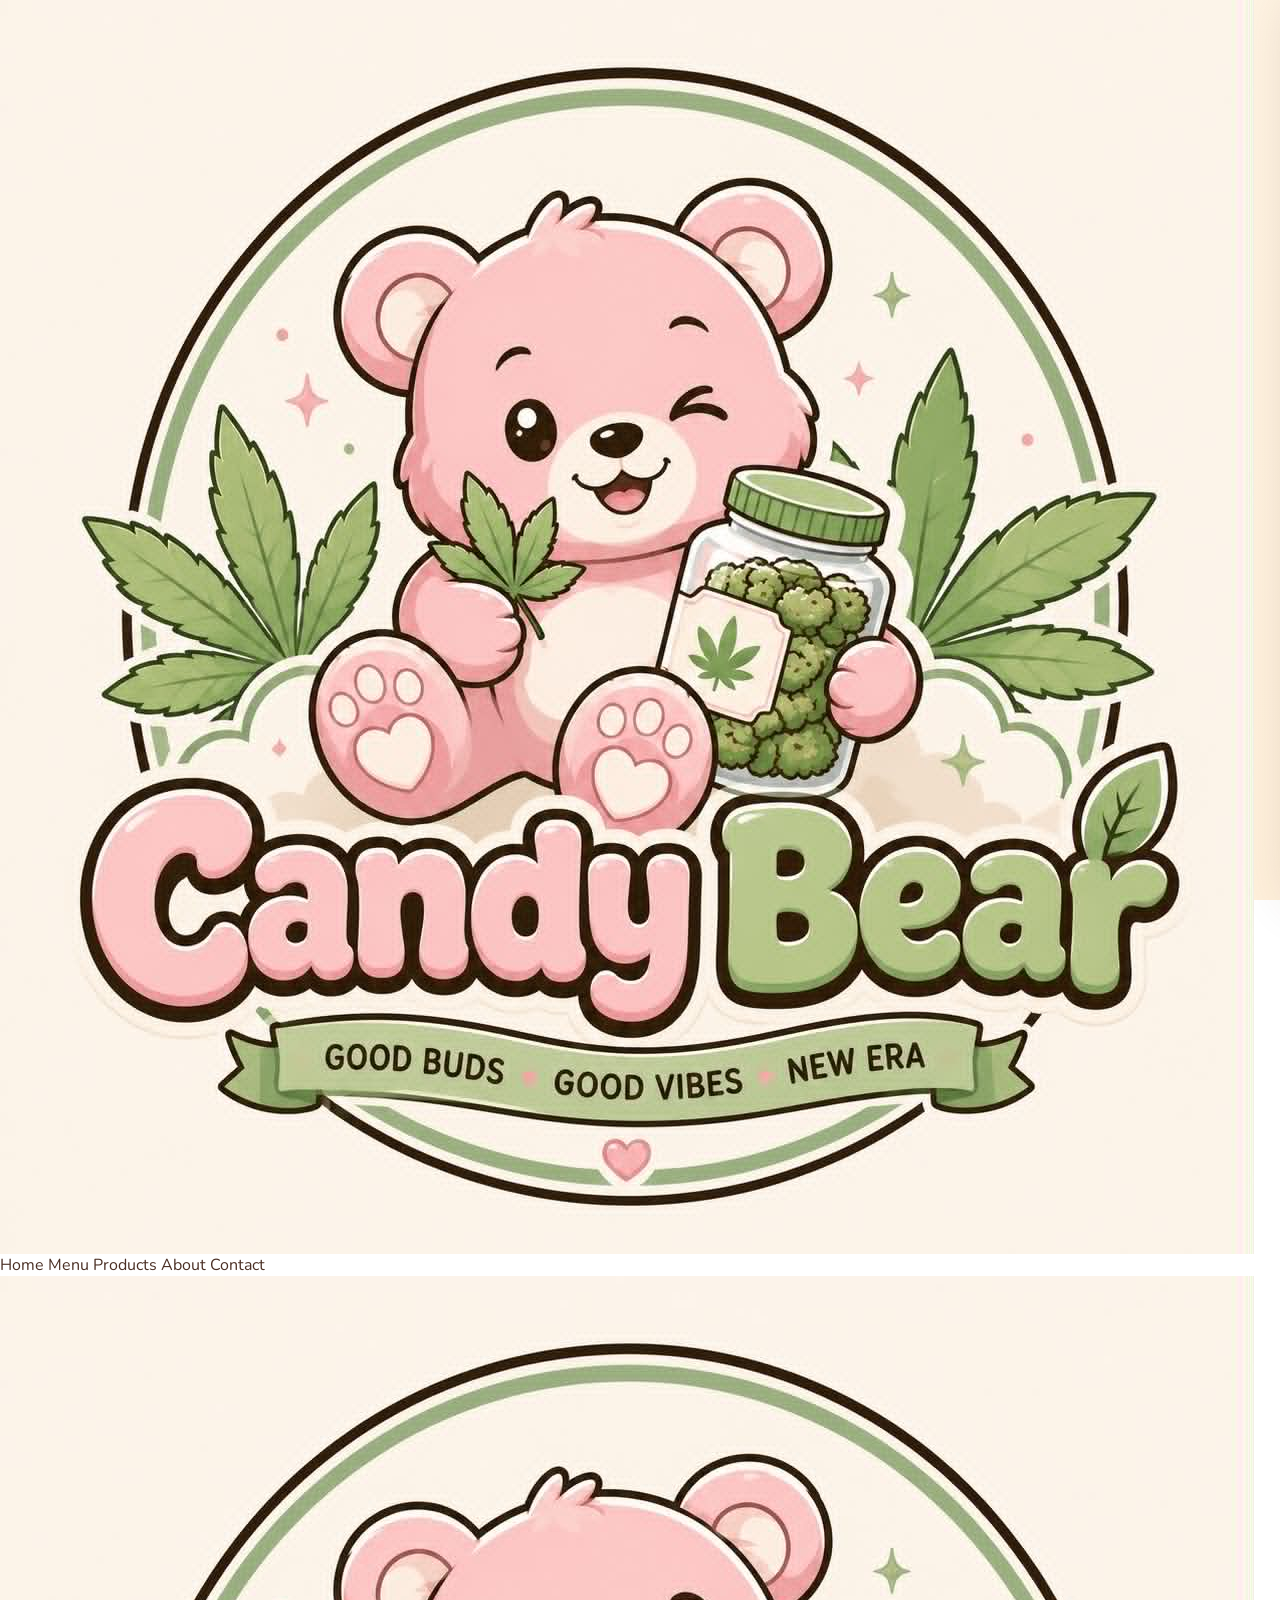
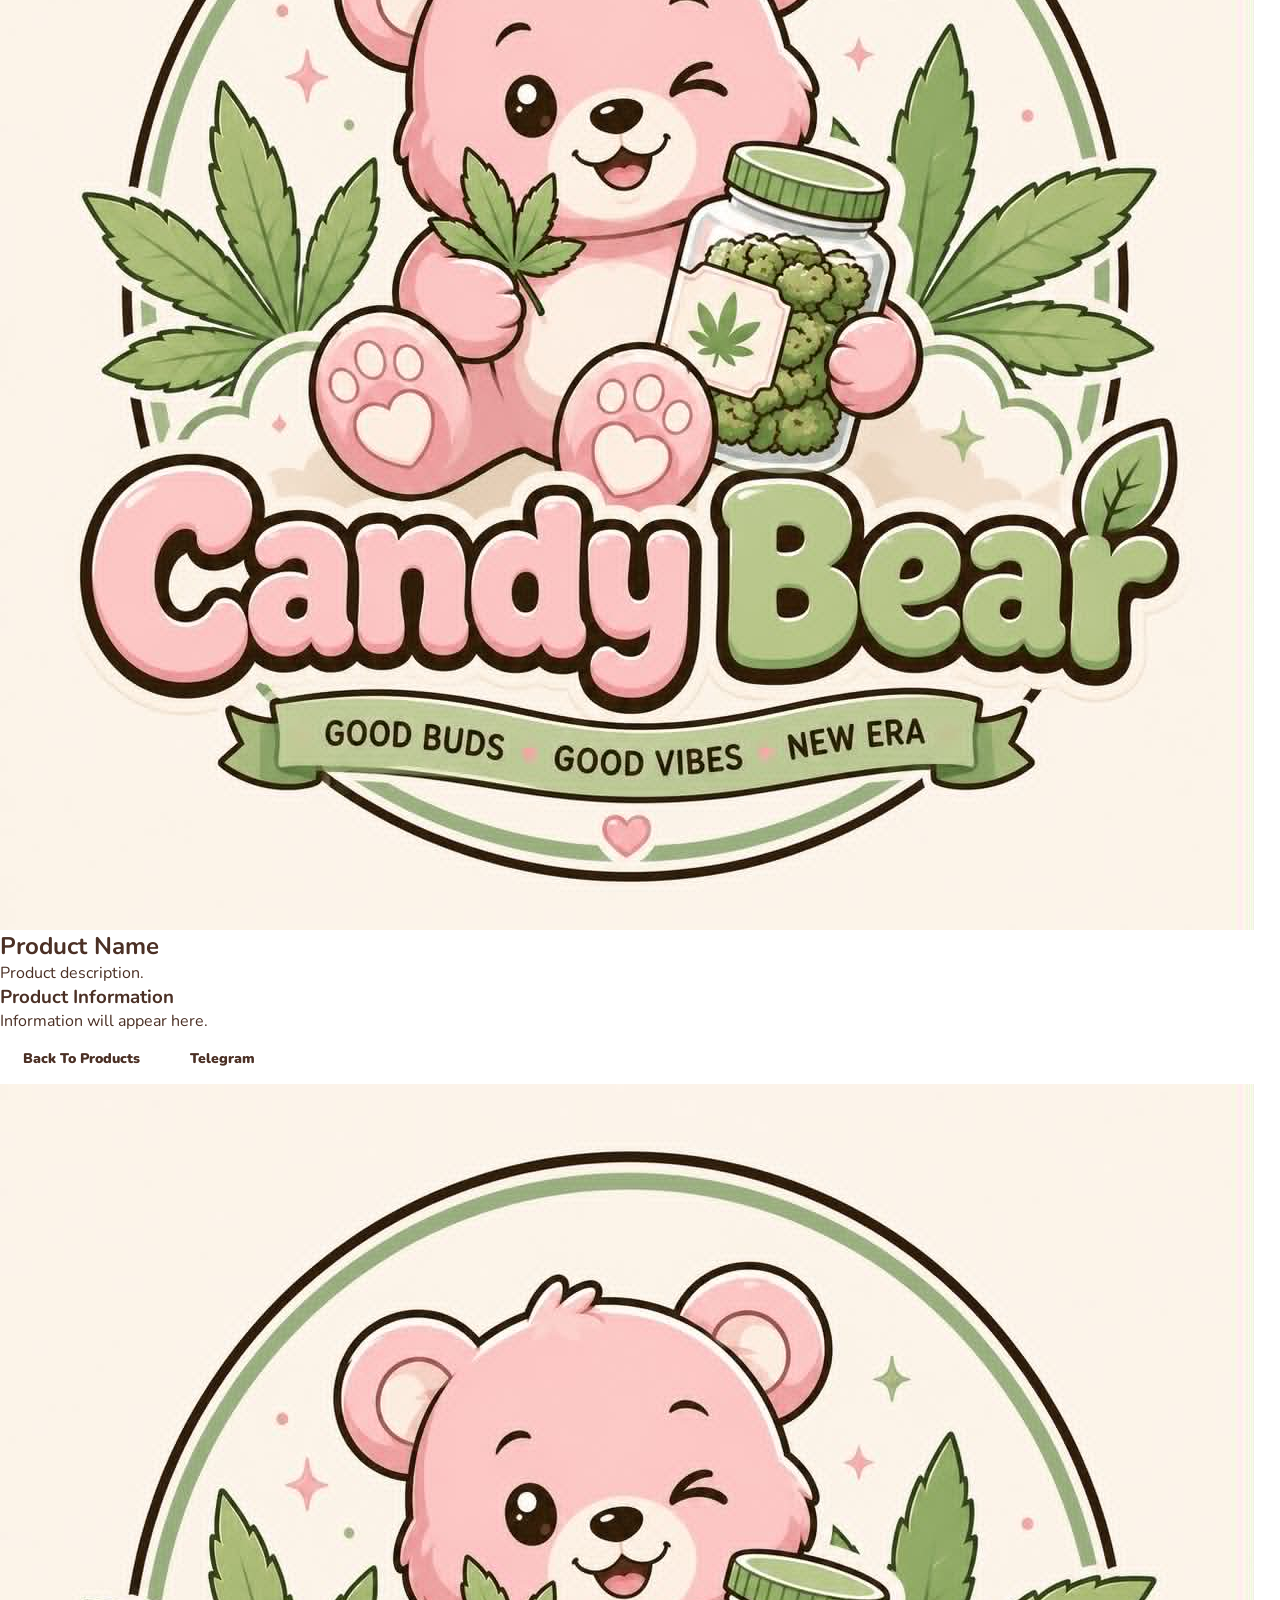
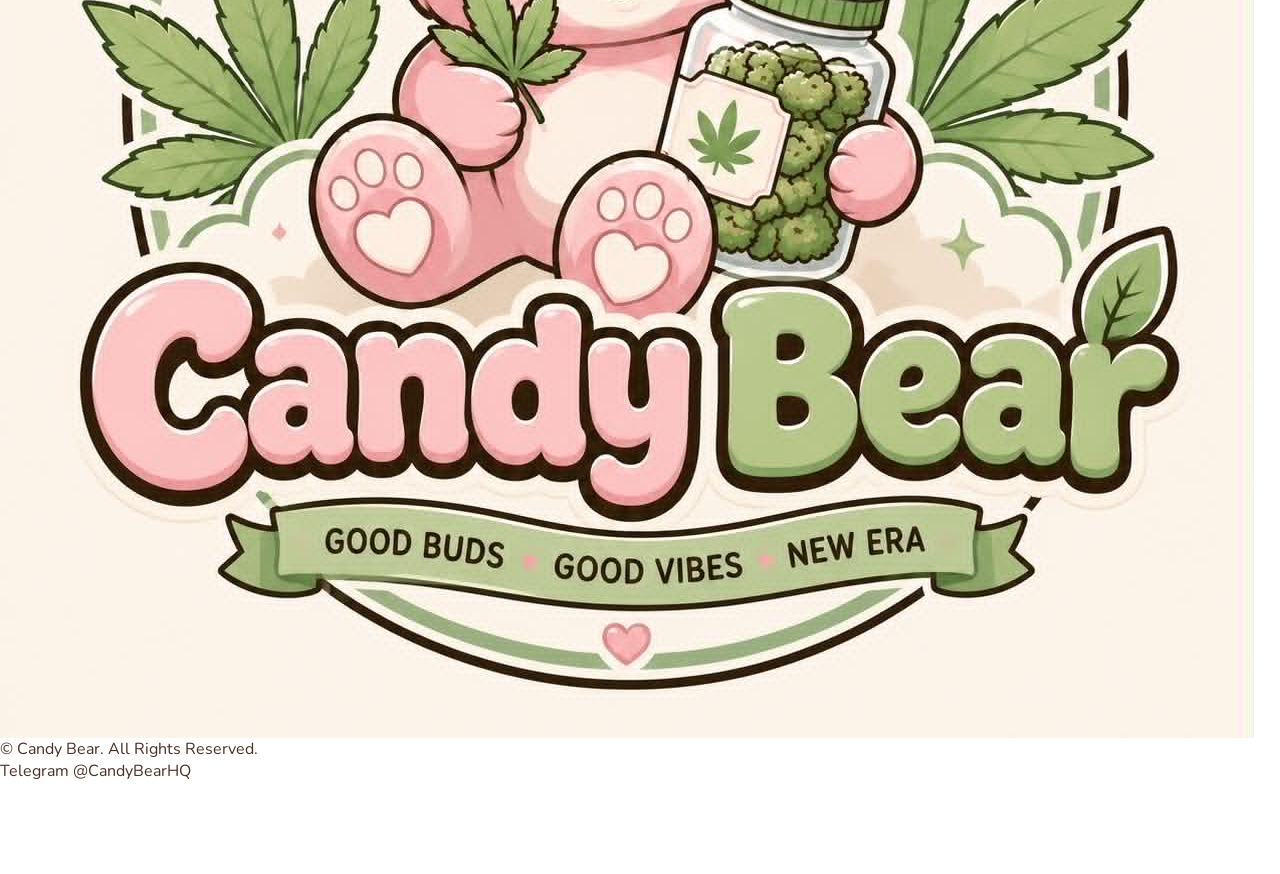
<file: product.html>
<!DOCTYPE html>
<html lang="en">

<head>

<meta charset="UTF-8">

<meta name="viewport" content="width=device-width, initial-scale=1.0">

<title>Candy Bear | Product Details</title>

<link rel="stylesheet" href="css/style.css">

</head>


<body>


<header class="header">


<div class="logo">

<img src="images/logo.png" alt="Candy Bear">

</div>



<nav>

<a href="index.html">Home</a>

<a href="menu.html">Menu</a>

<a href="products.html">Products</a>

<a href="about.html">About</a>

<a href="contact.html">Contact</a>

</nav>



<div class="menu-btn" onclick="openMenu()">

☰

</div>


</header>





<div class="mobile-menu" id="mobileMenu">


<a href="index.html">Home</a>

<a href="menu.html">Menu</a>

<a href="products.html">Products</a>

<a href="about.html">About</a>

<a href="delivery.html">Delivery</a>

<a href="contact.html">Contact</a>


<a href="https://t.me/CandyBearHQ" class="telegram">

Telegram

</a>


</div>







<section class="product-detail">



<div class="product-detail-card">



<div class="product-image-box">

<img id="productImage" src="images/logo.png" alt="Product">

</div>





<div class="product-content">



<h1 id="productName">

Product Name

</h1>



<p class="product-description" id="productDescription">

Product description.

</p>





<div class="info-box">


<h3>

Product Information

</h3>


<div id="productInfo">

Information will appear here.

</div>


</div>





<div class="product-buttons">


<a href="products.html" class="button">

Back To Products

</a>



<a href="https://t.me/CandyBearHQ" class="button">

Telegram

</a>


</div>



</div>


</div>



</section>







<footer>


<div class="footer-logo">

<img src="images/logo.png">

</div>


<p>

© Candy Bear. All Rights Reserved.

</p>


<a href="https://t.me/CandyBearHQ" class="telegram">

Telegram @CandyBearHQ

</a>


</footer>





<script src="js/script.js"></script>


</body>

</html>
</file>
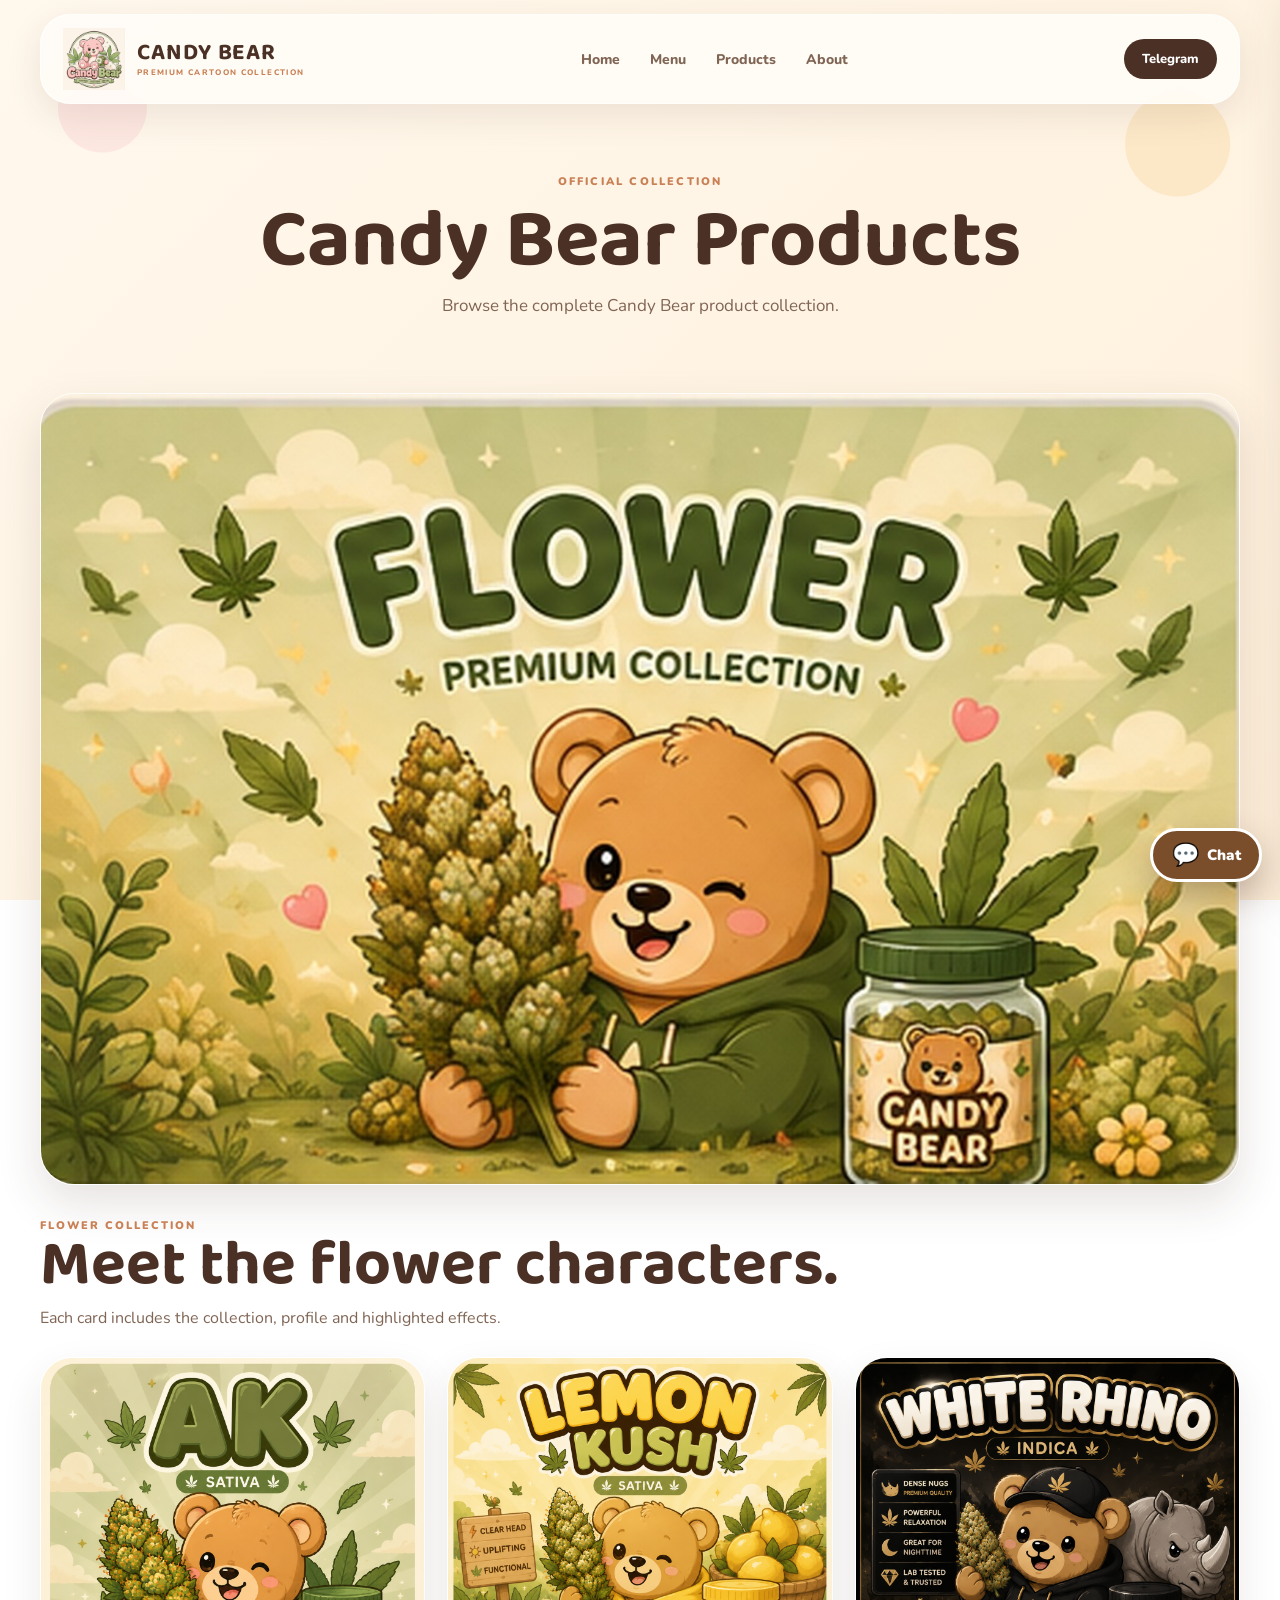
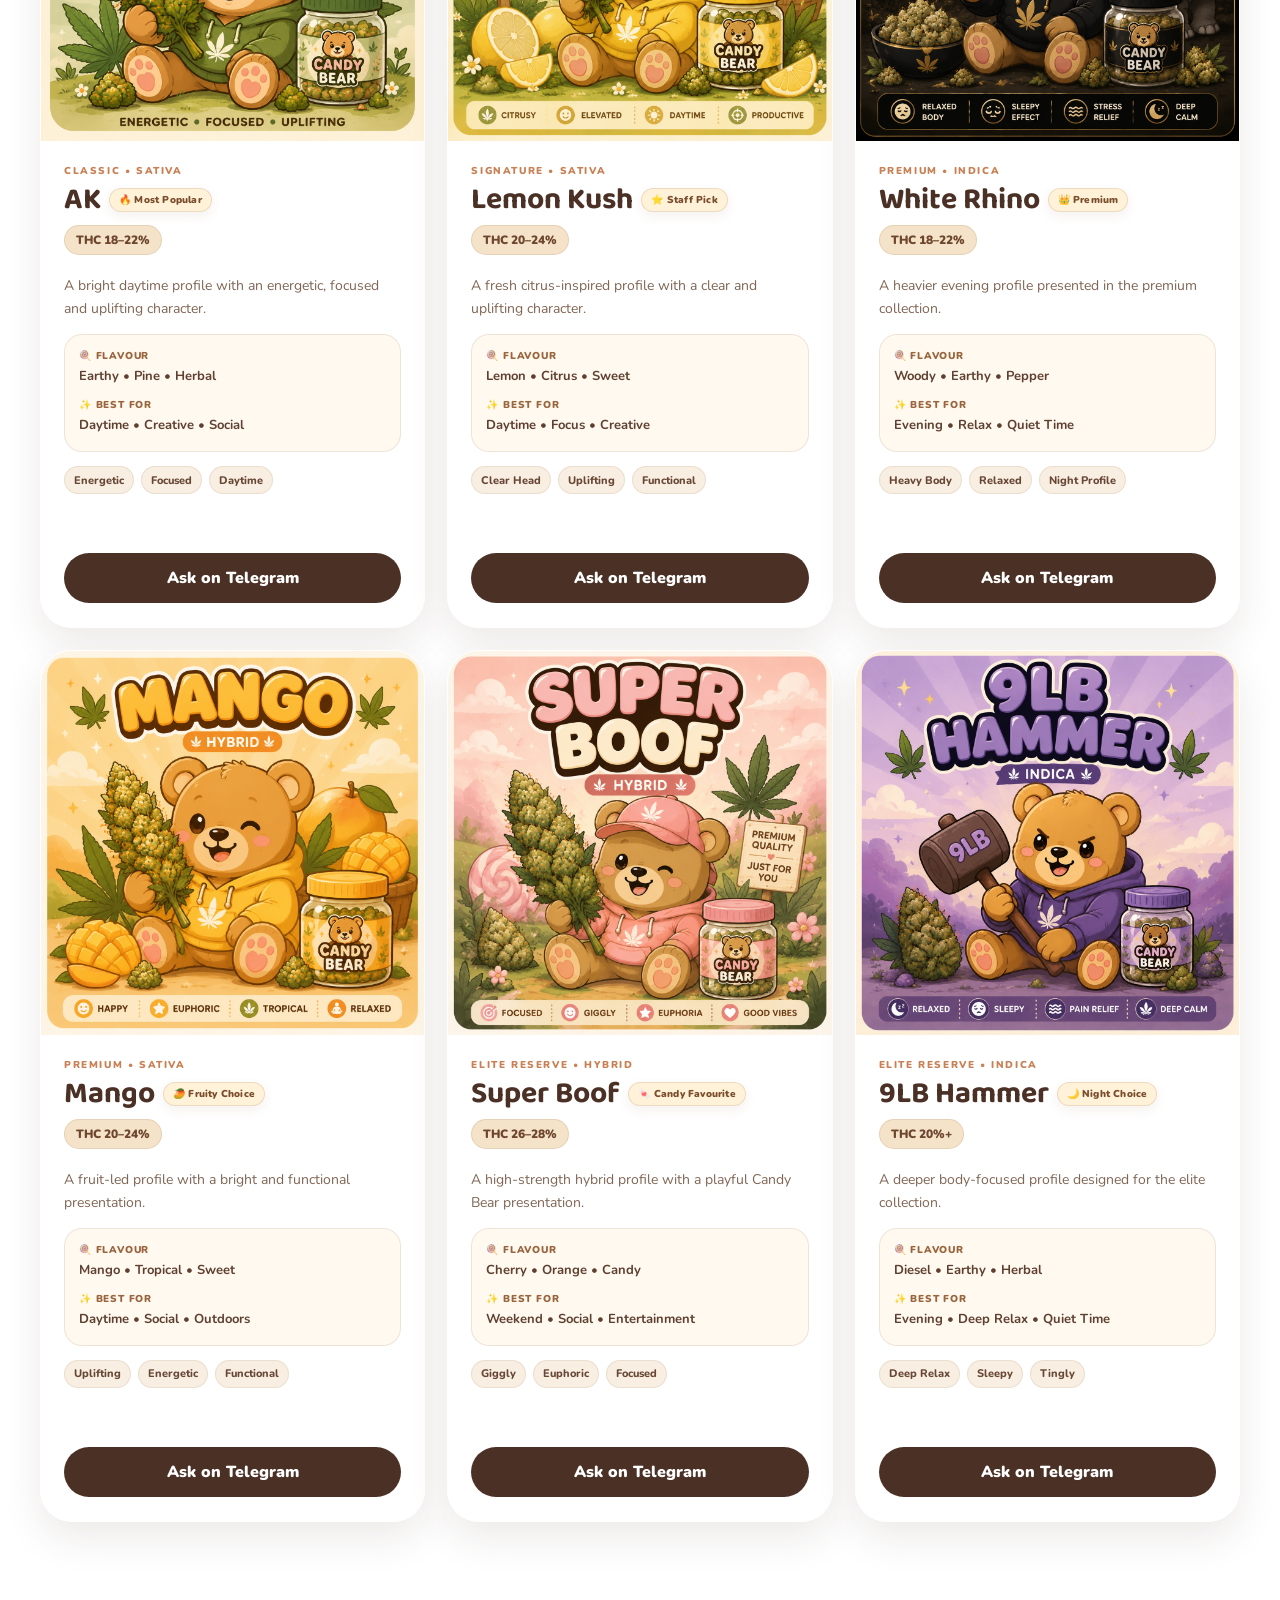
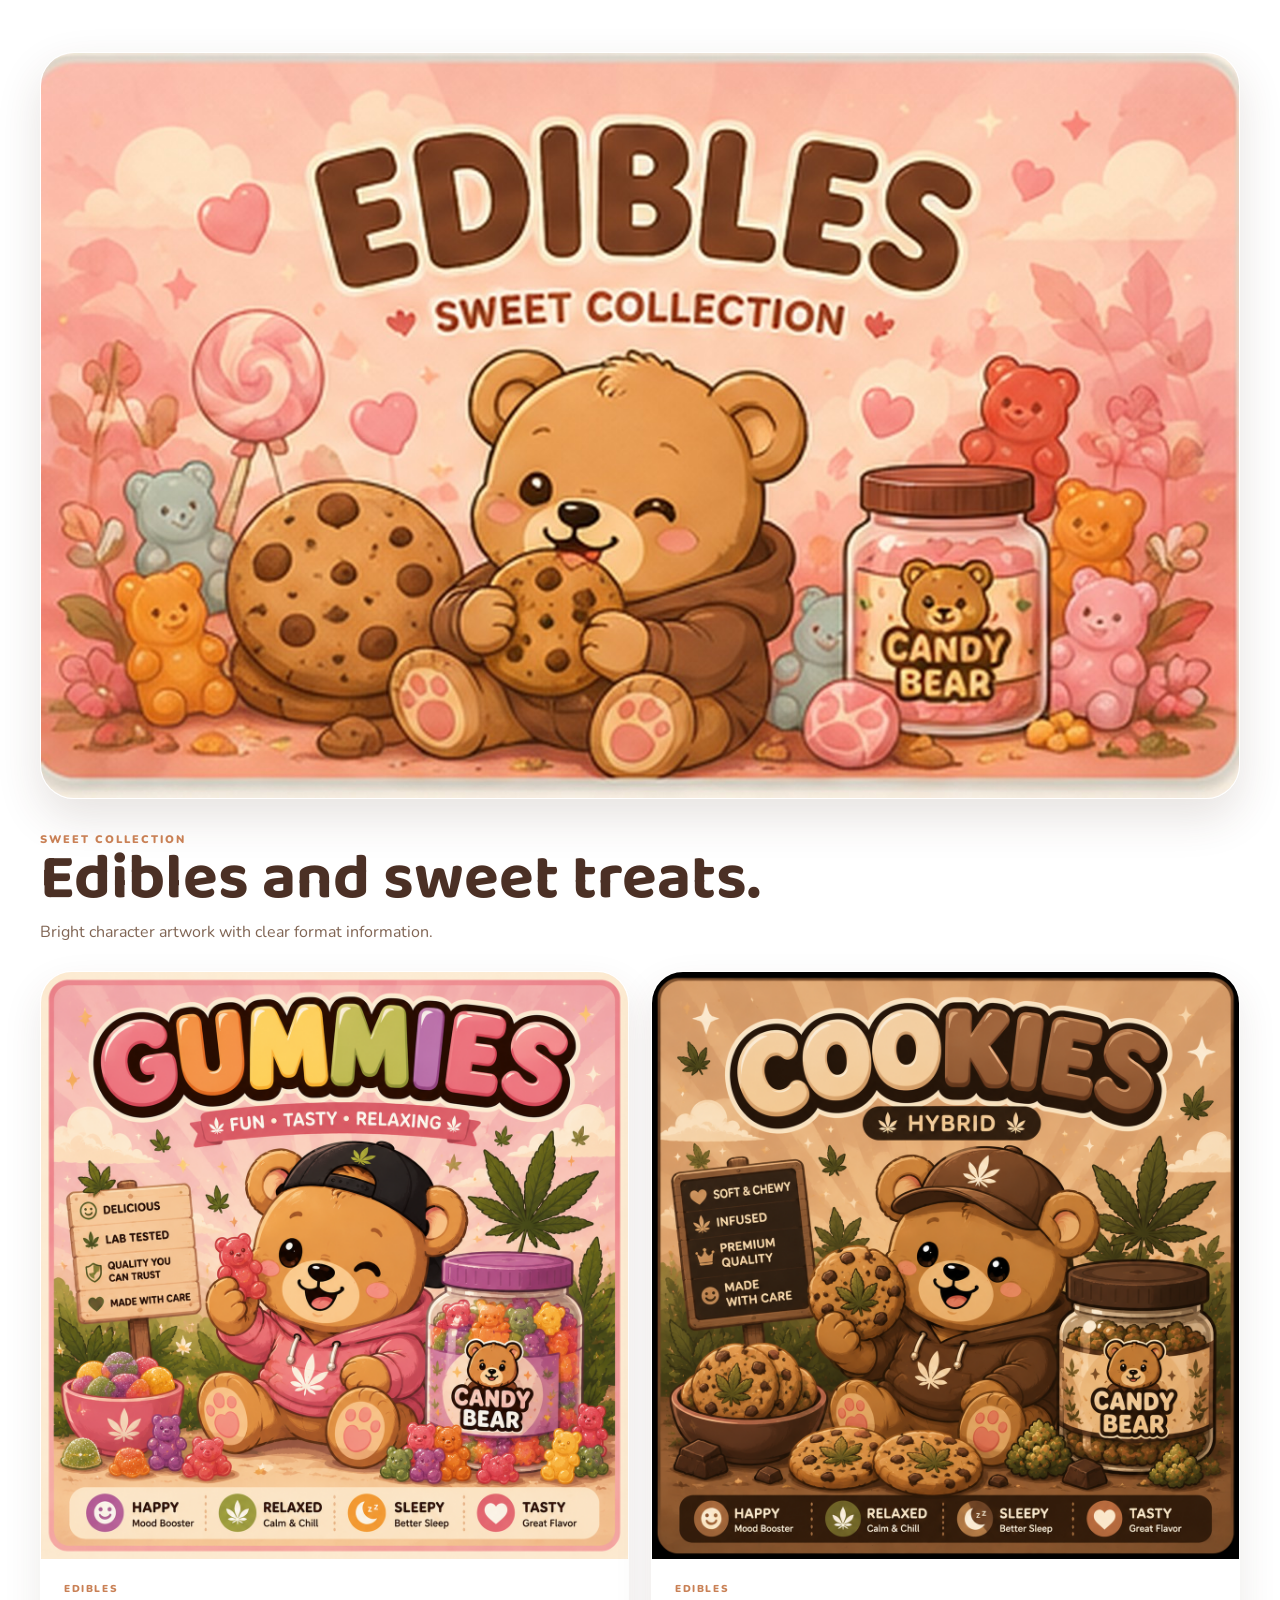
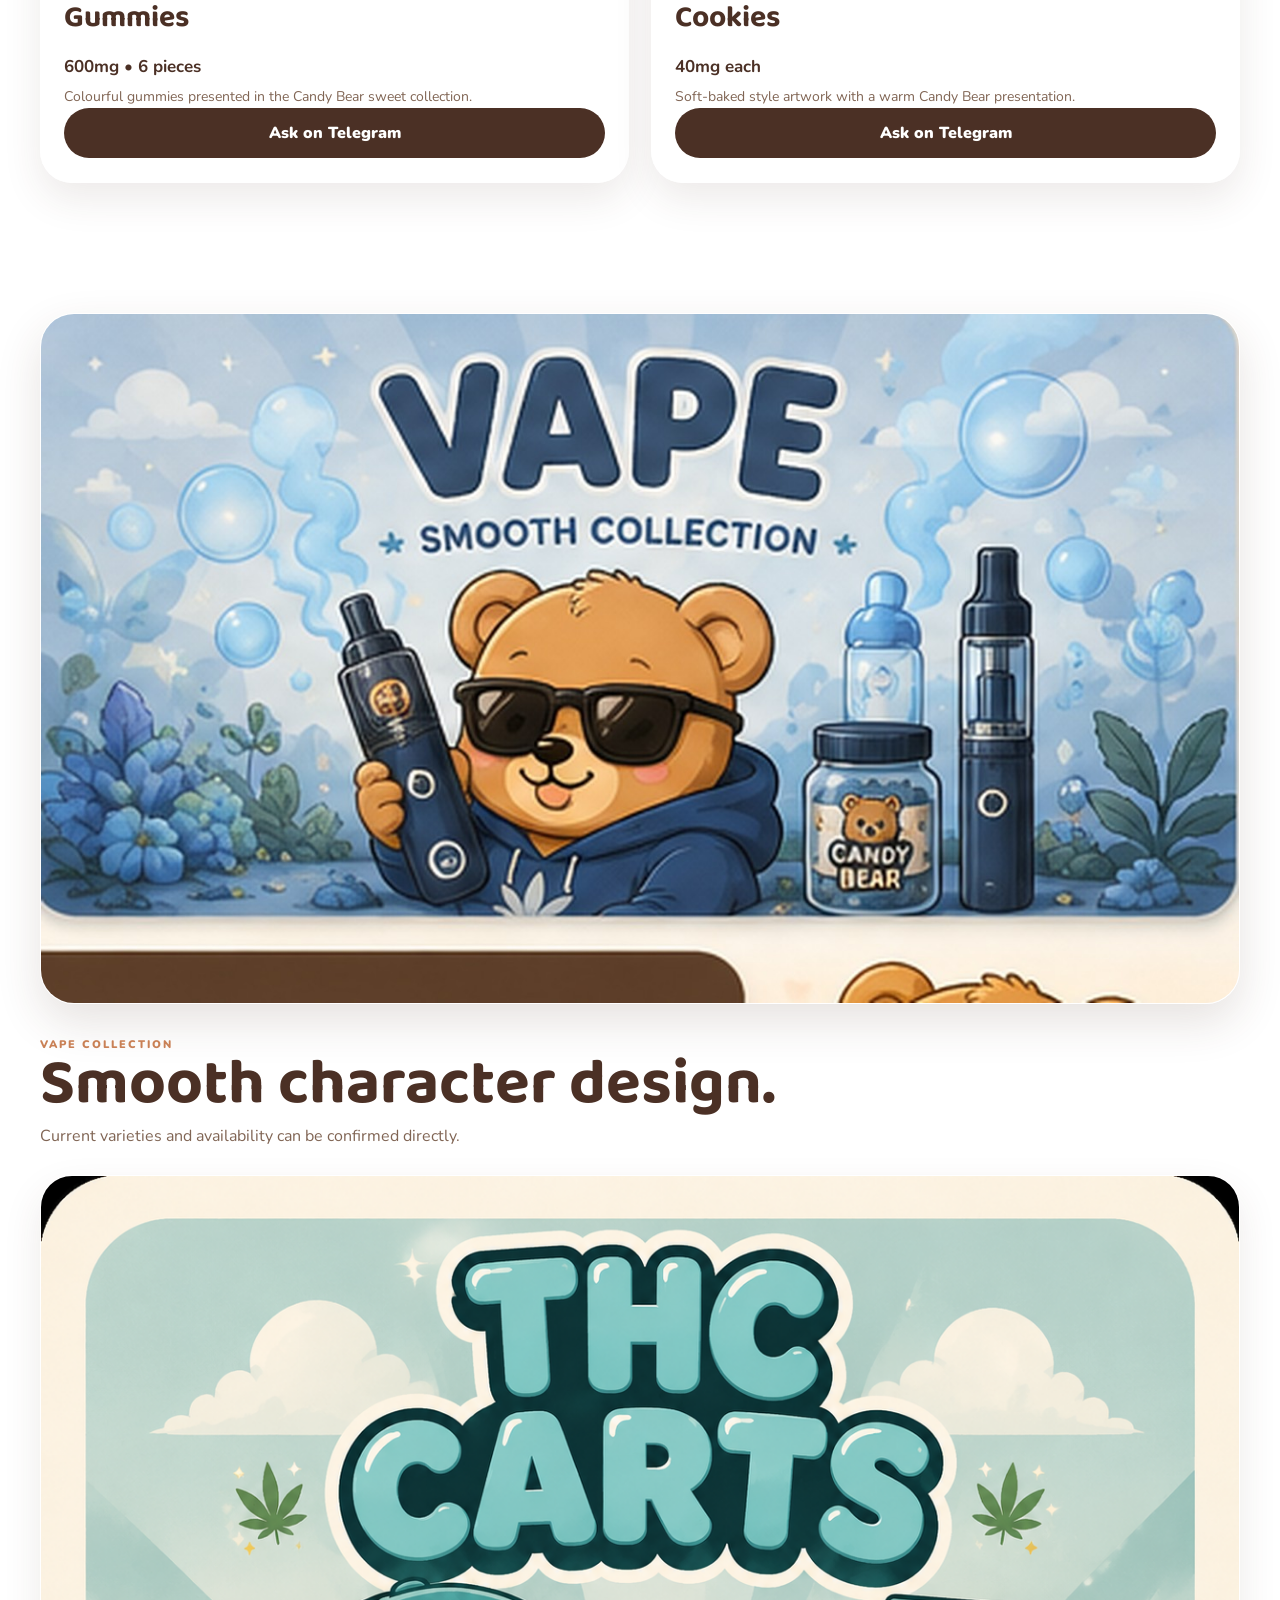
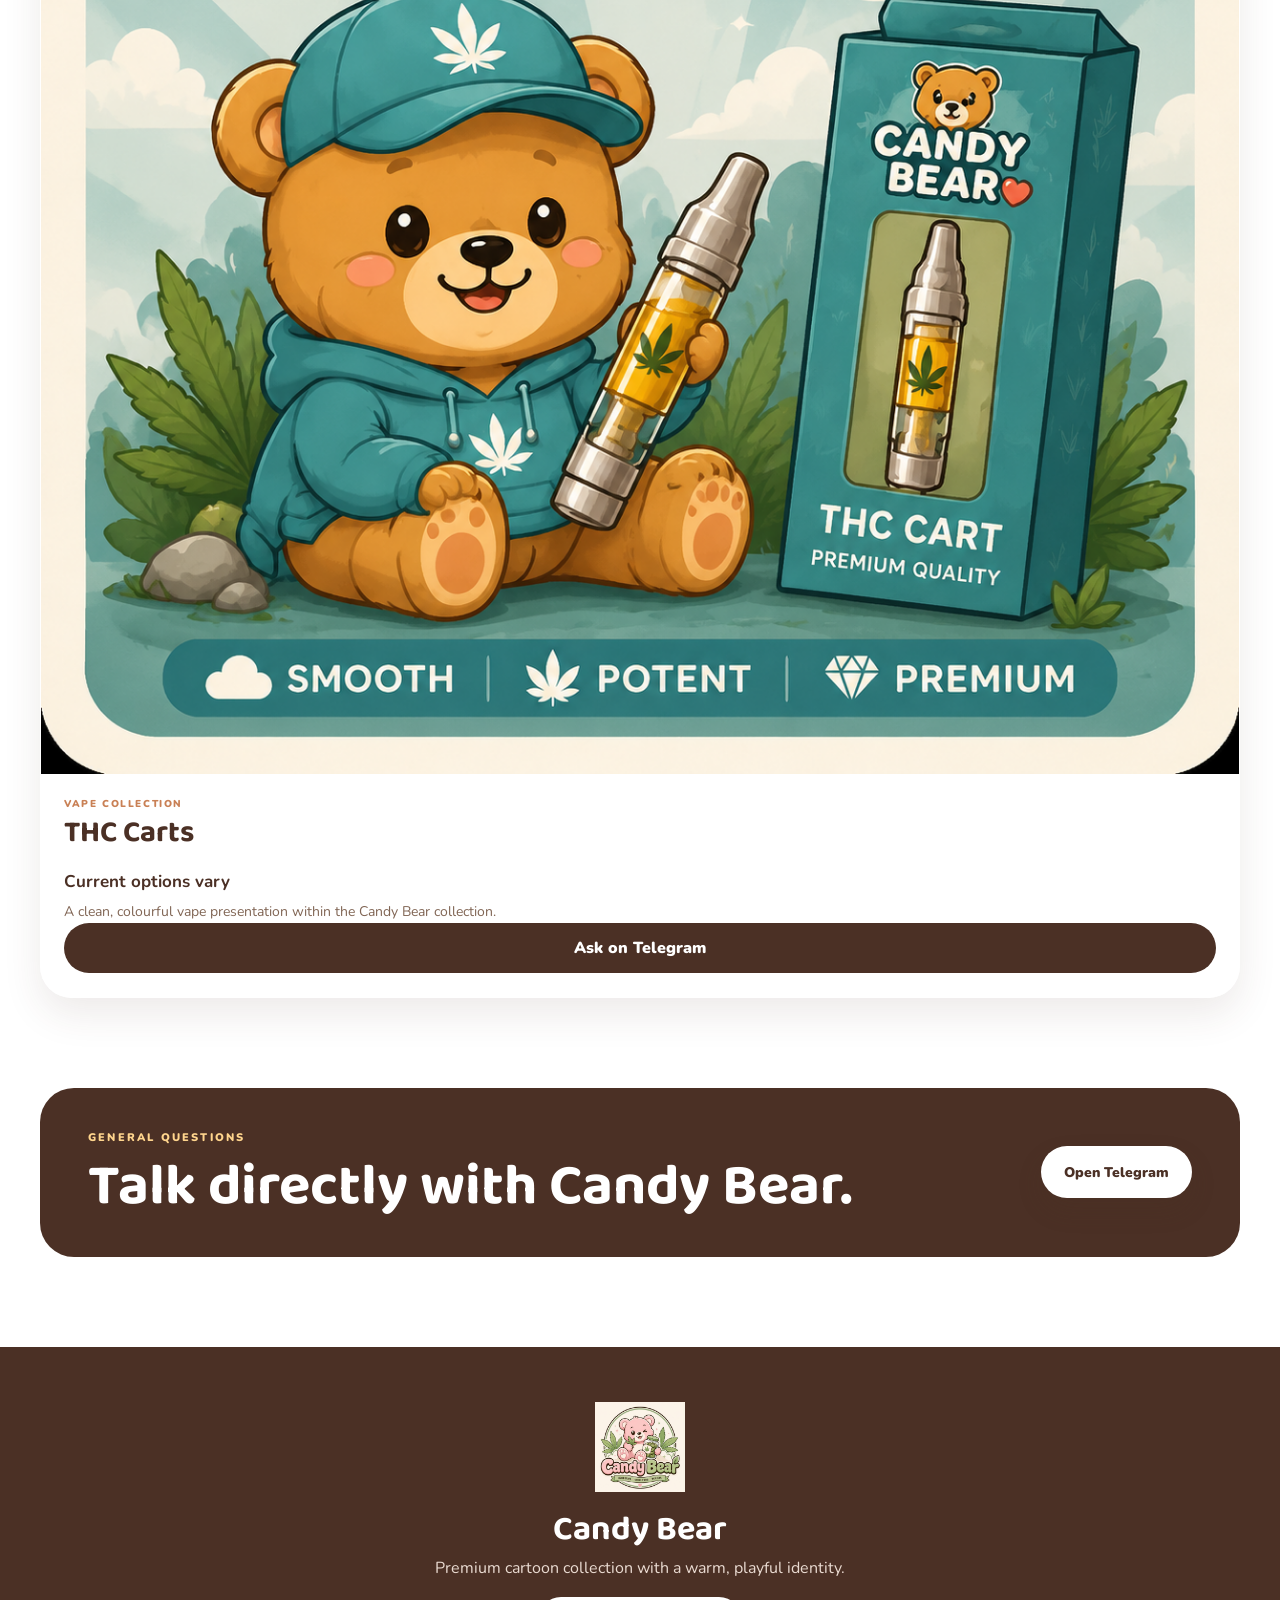
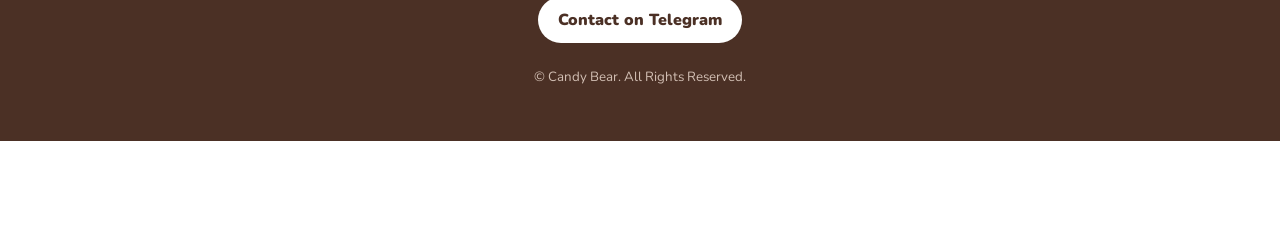
<file: products.html>
<!DOCTYPE html>

<html lang="en">
<head>
<meta charset="utf-8"/>
<meta content="width=device-width, initial-scale=1.0" name="viewport"/>
<title>Candy Bear | Products</title>
<meta content="Explore the Candy Bear collection, product profiles and current categories." name="description"/>
<link href="images/logo.png" rel="icon" type="image/png"/>
<link href="css/style.css?v=20260805-chat-button-v2" rel="stylesheet"/>
</head>
<body class="products-page">
<header class="site-header">
<a aria-label="Candy Bear home" class="brand" href="index.html">
<img alt="Candy Bear logo" src="images/logo.png"/>
<span>
<strong>CANDY BEAR</strong>
<small>PREMIUM CARTOON COLLECTION</small>
</span>
</a>
<nav aria-label="Main navigation" class="desktop-nav">
<a href="index.html">Home</a>
<a href="menu.html">Menu</a>
<a href="products.html">Products</a>
<a href="about.html">About</a>
</nav>
<a class="header-telegram" href="https://t.me/CandyBearHQ" rel="noopener noreferrer" target="_blank">Telegram</a>
<button aria-controls="mobileMenu" aria-expanded="false" aria-label="Open menu" class="menu-btn" type="button">☰</button>
</header>
<div class="mobile-menu" id="mobileMenu">
<button aria-label="Close menu" class="mobile-close" type="button">×</button>
<a href="index.html">Home</a>
<a href="menu.html">Menu</a>
<a href="products.html">Products</a>
<a href="about.html">About</a>
<a href="contact.html">Contact</a>
<a class="telegram" href="https://t.me/CandyBearHQ" rel="noopener noreferrer" target="_blank">Telegram</a>
</div>
<div aria-hidden="true" class="menu-overlay"></div>
<main>
<section class="page-hero">
<p class="eyebrow">OFFICIAL COLLECTION</p>
<h1>Candy Bear Products</h1>
<p>Browse the complete Candy Bear product collection.</p>
</section>
<section class="menu-category-section">
<img alt="Candy Bear Flower Collection banner" class="collection-banner" src="images/banners/flower-banner.jpg"/>
<div class="category-title">
<span>FLOWER COLLECTION</span>
<h2>Meet the flower characters.</h2>
<p>Each card includes the collection, profile and highlighted effects.</p>
</div>
<div class="menu-product-grid">
<article class="menu-product">
<img alt="AK" src="images/products/ak.png"/>
<div class="menu-product-body">
<small>CLASSIC • SATIVA</small>
<h3>AK<span class="product-badge">🔥 Most Popular</span></h3>
<strong class="thc-badge">THC 18–22%</strong>
<p>A bright daytime profile with an energetic, focused and uplifting character.</p>
<div class="product-details-extra"><div class="detail-row"><span class="detail-label">🍭 Flavour</span><span class="detail-value">Earthy • Pine • Herbal</span></div><div class="detail-row"><span class="detail-label">✨ Best For</span><span class="detail-value">Daytime • Creative • Social</span></div></div><div class="effect-list"><span>Energetic</span><span>Focused</span><span>Daytime</span></div>
<a href="https://t.me/CandyBearHQ" rel="noopener noreferrer" target="_blank">Ask on Telegram</a>
</div>
</article>
<article class="menu-product">
<img alt="Lemon Kush" src="images/products/lemon.png"/>
<div class="menu-product-body">
<small>SIGNATURE • SATIVA</small>
<h3>Lemon Kush<span class="product-badge">⭐ Staff Pick</span></h3>
<strong class="thc-badge">THC 20–24%</strong>
<p>A fresh citrus-inspired profile with a clear and uplifting character.</p>
<div class="product-details-extra"><div class="detail-row"><span class="detail-label">🍭 Flavour</span><span class="detail-value">Lemon • Citrus • Sweet</span></div><div class="detail-row"><span class="detail-label">✨ Best For</span><span class="detail-value">Daytime • Focus • Creative</span></div></div><div class="effect-list"><span>Clear Head</span><span>Uplifting</span><span>Functional</span></div>
<a href="https://t.me/CandyBearHQ" rel="noopener noreferrer" target="_blank">Ask on Telegram</a>
</div>
</article>
<article class="menu-product">
<img alt="White Rhino" src="images/products/white-rhino.png"/>
<div class="menu-product-body">
<small>PREMIUM • INDICA</small>
<h3>White Rhino<span class="product-badge">👑 Premium</span></h3>
<strong class="thc-badge">THC 18–22%</strong>
<p>A heavier evening profile presented in the premium collection.</p>
<div class="product-details-extra"><div class="detail-row"><span class="detail-label">🍭 Flavour</span><span class="detail-value">Woody • Earthy • Pepper</span></div><div class="detail-row"><span class="detail-label">✨ Best For</span><span class="detail-value">Evening • Relax • Quiet Time</span></div></div><div class="effect-list"><span>Heavy Body</span><span>Relaxed</span><span>Night Profile</span></div>
<a href="https://t.me/CandyBearHQ" rel="noopener noreferrer" target="_blank">Ask on Telegram</a>
</div>
</article>
<article class="menu-product">
<img alt="Mango" src="images/products/mango.png"/>
<div class="menu-product-body">
<small>PREMIUM • SATIVA</small>
<h3>Mango<span class="product-badge">🥭 Fruity Choice</span></h3>
<strong class="thc-badge">THC 20–24%</strong>
<p>A fruit-led profile with a bright and functional presentation.</p>
<div class="product-details-extra"><div class="detail-row"><span class="detail-label">🍭 Flavour</span><span class="detail-value">Mango • Tropical • Sweet</span></div><div class="detail-row"><span class="detail-label">✨ Best For</span><span class="detail-value">Daytime • Social • Outdoors</span></div></div><div class="effect-list"><span>Uplifting</span><span>Energetic</span><span>Functional</span></div>
<a href="https://t.me/CandyBearHQ" rel="noopener noreferrer" target="_blank">Ask on Telegram</a>
</div>
</article>
<article class="menu-product">
<img alt="Super Boof" src="images/products/superboof.png"/>
<div class="menu-product-body">
<small>ELITE RESERVE • HYBRID</small>
<h3>Super Boof<span class="product-badge">🍬 Candy Favourite</span></h3>
<strong class="thc-badge">THC 26–28%</strong>
<p>A high-strength hybrid profile with a playful Candy Bear presentation.</p>
<div class="product-details-extra"><div class="detail-row"><span class="detail-label">🍭 Flavour</span><span class="detail-value">Cherry • Orange • Candy</span></div><div class="detail-row"><span class="detail-label">✨ Best For</span><span class="detail-value">Weekend • Social • Entertainment</span></div></div><div class="effect-list"><span>Giggly</span><span>Euphoric</span><span>Focused</span></div>
<a href="https://t.me/CandyBearHQ" rel="noopener noreferrer" target="_blank">Ask on Telegram</a>
</div>
</article>
<article class="menu-product">
<img alt="9LB Hammer" src="images/products/9lb-hammer.png"/>
<div class="menu-product-body">
<small>ELITE RESERVE • INDICA</small>
<h3>9LB Hammer<span class="product-badge">🌙 Night Choice</span></h3>
<strong class="thc-badge">THC 20%+</strong>
<p>A deeper body-focused profile designed for the elite collection.</p>
<div class="product-details-extra"><div class="detail-row"><span class="detail-label">🍭 Flavour</span><span class="detail-value">Diesel • Earthy • Herbal</span></div><div class="detail-row"><span class="detail-label">✨ Best For</span><span class="detail-value">Evening • Deep Relax • Quiet Time</span></div></div><div class="effect-list"><span>Deep Relax</span><span>Sleepy</span><span>Tingly</span></div>
<a href="https://t.me/CandyBearHQ" rel="noopener noreferrer" target="_blank">Ask on Telegram</a>
</div>
</article>
</div>
</section>
<section class="menu-category-section tinted">
<img alt="Candy Bear Edibles Collection banner" class="collection-banner" src="images/banners/edibles-banner.jpg"/>
<div class="category-title">
<span>SWEET COLLECTION</span>
<h2>Edibles and sweet treats.</h2>
<p>Bright character artwork with clear format information.</p>
</div>
<div class="menu-product-grid two">
<article class="menu-product">
<img alt="Gummies" src="images/products/gummies.png"/>
<div class="menu-product-body">
<small>EDIBLES</small>
<h3>Gummies</h3>
<strong>600mg • 6 pieces</strong>
<p>Colourful gummies presented in the Candy Bear sweet collection.</p>
<a href="https://t.me/CandyBearHQ" rel="noopener noreferrer" target="_blank">Ask on Telegram</a>
</div>
</article>
<article class="menu-product">
<img alt="Cookies" src="images/products/cookies.png"/>
<div class="menu-product-body">
<small>EDIBLES</small>
<h3>Cookies</h3>
<strong>40mg each</strong>
<p>Soft-baked style artwork with a warm Candy Bear presentation.</p>
<a href="https://t.me/CandyBearHQ" rel="noopener noreferrer" target="_blank">Ask on Telegram</a>
</div>
</article>
</div>
</section>
<section class="menu-category-section">
<img alt="Candy Bear Vape Collection banner" class="collection-banner" src="images/banners/vape-banner.jpg"/>
<div class="category-title">
<span>VAPE COLLECTION</span>
<h2>Smooth character design.</h2>
<p>Current varieties and availability can be confirmed directly.</p>
</div>
<div class="menu-product-grid one">
<article class="menu-product">
<img alt="THC Carts" src="images/products/thc-carts.png"/>
<div class="menu-product-body">
<small>VAPE COLLECTION</small>
<h3>THC Carts</h3>
<strong>Current options vary</strong>
<p>A clean, colourful vape presentation within the Candy Bear collection.</p>
<a href="https://t.me/CandyBearHQ" rel="noopener noreferrer" target="_blank">Ask on Telegram</a>
</div>
</article>
</div>
</section>
<section class="final-cta">
<div>
<p class="eyebrow">GENERAL QUESTIONS</p>
<h2>Talk directly with Candy Bear.</h2>
</div>
<a class="button primary" href="https://t.me/CandyBearHQ" rel="noopener noreferrer" target="_blank">Open Telegram</a>
</section>
</main>
<footer class="site-footer">
<img alt="Candy Bear" src="images/logo.png"/>
<h2>Candy Bear</h2>
<p>Premium cartoon collection with a warm, playful identity.</p>
<a href="https://t.me/CandyBearHQ" rel="noopener noreferrer" target="_blank">Contact on Telegram</a>
<small>© Candy Bear. All Rights Reserved.</small>
</footer>
<script src="js/script.js"></script>
<a aria-label="Chat on Telegram" class="floating-chat" href="https://t.me/CandyBearHQ" id="floatingChat" rel="noopener" target="_blank"><span aria-hidden="true" class="floating-chat-icon">💬</span><span class="floating-chat-label">Chat</span></a></body>
</html>
</file>
<file: css/style.css>
@import url('https://fonts.googleapis.com/css2?family=Baloo+2:wght@500;600;700;800&family=Nunito:wght@400;600;700;800&display=swap');

:root{
  --cream:#fff8ed;
  --cream-2:#fff0db;
  --paper:#fffdf8;
  --brown:#4b3025;
  --brown-2:#6b4635;
  --caramel:#c98055;
  --honey:#efb64d;
  --pink:#f3a7b5;
  --green:#9fbe78;
  --muted:#806554;
  --line:rgba(75,48,37,.12);
  --shadow:0 20px 55px rgba(75,48,37,.12);
  --radius:34px;
}

*{box-sizing:border-box;margin:0;padding:0}
html{scroll-behavior:smooth}
body{
  min-height:100vh;
  overflow-x:hidden;
  color:var(--brown);
  font-family:"Nunito",sans-serif;
  background:
    radial-gradient(circle at 8% 12%,rgba(243,167,181,.2) 0 44px,transparent 45px),
    radial-gradient(circle at 92% 16%,rgba(239,182,77,.18) 0 52px,transparent 53px),
    radial-gradient(circle at 10% 84%,rgba(159,190,120,.15) 0 48px,transparent 49px),
    linear-gradient(135deg,var(--cream),var(--cream-2));
  background-attachment:fixed;
}
img{display:block;max-width:100%}
a{text-decoration:none;color:inherit}
button{font:inherit}

.site-header{
  position:sticky;top:14px;z-index:1000;
  width:min(1200px,calc(100% - 30px));
  min-height:86px;margin:14px auto 0;padding:13px 22px;
  display:flex;align-items:center;justify-content:space-between;gap:24px;
  border:1px solid rgba(255,255,255,.75);border-radius:30px;
  background:rgba(255,253,248,.86);
  backdrop-filter:blur(16px);-webkit-backdrop-filter:blur(16px);
  box-shadow:0 12px 35px rgba(75,48,37,.10);
}
.brand{display:flex;align-items:center;gap:12px}
.brand img{width:62px;height:62px;object-fit:contain}
.brand span{display:grid;line-height:1}
.brand strong{font-family:"Baloo 2",sans-serif;font-size:23px;letter-spacing:.04em}
.brand small{margin-top:5px;color:var(--caramel);font-size:8px;font-weight:800;letter-spacing:.17em}
.desktop-nav{display:flex;gap:30px}
.desktop-nav a{font-size:14px;font-weight:800;color:var(--muted)}
.desktop-nav a:hover{color:var(--caramel)}
.header-telegram,.mobile-menu .telegram{
  padding:11px 18px;border-radius:999px;background:var(--brown);color:#fff;font-size:13px;font-weight:800
}
.menu-btn{display:none;border:0;background:transparent;color:var(--brown);font-size:28px;cursor:pointer}
.mobile-menu{
  position:fixed;top:0;right:-330px;z-index:1200;width:300px;height:100vh;padding:110px 34px 40px;
  display:grid;align-content:start;gap:8px;background:var(--paper);box-shadow:-18px 0 50px rgba(75,48,37,.16);
  transition:right .3s ease;
}
.mobile-menu.active{right:0}
.mobile-menu a{padding:13px 2px;border-bottom:1px solid var(--line);font-size:18px;font-weight:800}

.hero{
  width:min(1200px,calc(100% - 30px));margin:44px auto 80px;padding:54px;
  display:grid;grid-template-columns:1fr 1fr;align-items:center;gap:54px;
  border:1px solid rgba(255,255,255,.8);border-radius:48px;
  background:linear-gradient(135deg,rgba(255,253,248,.95),rgba(255,226,196,.9));
  box-shadow:var(--shadow);overflow:hidden;
}
.hero-copy h1,.page-hero h1,.section-heading h2,.category-title h2,.brand-story h2,.final-cta h2{
  font-family:"Baloo 2",sans-serif;line-height:.96
}
.hero-copy h1{font-size:clamp(54px,7vw,88px);letter-spacing:-.045em}
.hero-copy h1 em{color:var(--caramel);font-style:normal}
.hero-copy>p:not(.eyebrow){max-width:620px;margin-top:22px;color:var(--muted);font-size:18px}
.eyebrow{margin-bottom:14px;color:var(--caramel);font-size:11px;font-weight:900;letter-spacing:.2em}
.hero-actions{margin-top:30px;display:flex;flex-wrap:wrap;gap:12px}
.button{
  min-height:52px;padding:0 23px;display:inline-flex;align-items:center;justify-content:center;
  border-radius:999px;font-size:14px;font-weight:900;transition:.25s ease
}
.button:hover{transform:translateY(-3px)}
.button.primary{background:var(--brown);color:#fff;box-shadow:0 12px 25px rgba(75,48,37,.2)}
.button.secondary{border:1px solid var(--line);background:#fff;color:var(--brown)}
.hero-visual img{width:100%;border-radius:34px;box-shadow:0 24px 46px rgba(75,48,37,.17)}

.feature-strip{
  width:min(1200px,calc(100% - 30px));margin:0 auto 90px;
  display:grid;grid-template-columns:repeat(3,1fr);gap:18px
}
.feature-strip article{padding:28px;border-radius:28px;background:rgba(255,255,255,.78);box-shadow:0 12px 30px rgba(75,48,37,.08)}
.feature-strip span{color:var(--caramel);font-size:11px;font-weight:900}
.feature-strip h2{margin-top:18px;font-family:"Baloo 2",sans-serif;font-size:25px}
.feature-strip p{margin-top:5px;color:var(--muted);font-size:14px}

.section-shell,.menu-category-section,.catalog{width:min(1200px,calc(100% - 30px));margin:0 auto;padding:40px 0 90px}
.section-heading{max-width:760px;margin-bottom:36px}
.section-heading h2,.category-title h2{font-size:clamp(42px,5vw,66px)}
.section-heading>p:last-child,.category-title+ p{color:var(--muted)}
.product-grid,.menu-product-grid{display:grid;grid-template-columns:repeat(3,1fr);gap:22px}
.product-card,.menu-product,.catalog-card{
  overflow:hidden;border:1px solid rgba(255,255,255,.75);border-radius:32px;
  background:rgba(255,255,255,.85);box-shadow:0 16px 38px rgba(75,48,37,.10);
  transition:transform .3s ease,box-shadow .3s ease
}
.product-card:hover,.menu-product:hover,.catalog-card:hover{transform:translateY(-8px);box-shadow:0 26px 55px rgba(75,48,37,.16)}
.product-card img,.menu-product img{width:100%;aspect-ratio:1/1;object-fit:cover}
.product-card>div,.menu-product-body{padding:23px}
.product-card small,.menu-product small,.catalog-card small{color:var(--caramel);font-size:10px;font-weight:900;letter-spacing:.16em}
.product-card h3,.menu-product h3{margin-top:7px;font-family:"Baloo 2",sans-serif;font-size:30px;line-height:1}
.product-card p,.menu-product p{margin-top:7px;color:var(--muted);font-size:14px}
.product-card a,.menu-product a{margin-top:18px;display:inline-flex;color:var(--brown);font-weight:900}
.menu-product strong{display:block;margin-top:12px;color:var(--brown);font-size:17px}
.center-action{margin-top:38px;text-align:center}

.brand-story{
  width:min(1200px,calc(100% - 30px));margin:0 auto 90px;padding:58px;
  display:grid;grid-template-columns:1fr 300px;align-items:center;gap:60px;
  border-radius:42px;background:linear-gradient(135deg,#fff,#ffe8cf);box-shadow:var(--shadow)
}
.brand-story h2{font-size:clamp(42px,5vw,66px)}
.brand-story p:not(.eyebrow){margin:18px 0 26px;color:var(--muted);font-size:17px}
.brand-story img{width:250px;margin:auto}

.page-hero{
  width:min(900px,calc(100% - 30px));margin:70px auto 36px;text-align:center
}
.page-hero h1{font-size:clamp(52px,8vw,82px)}
.page-hero>p:last-child{margin-top:12px;color:var(--muted);font-size:17px}
.category-title{margin-bottom:28px}
.category-title span{color:var(--caramel);font-size:11px;font-weight:900;letter-spacing:.18em}
.menu-product-grid.three{grid-template-columns:repeat(3,1fr)}
.menu-category-section.tinted{
  width:100%;max-width:none;padding-left:max(15px,calc((100% - 1200px)/2));padding-right:max(15px,calc((100% - 1200px)/2));
  background:rgba(255,255,255,.34)
}

.catalog{display:grid;gap:24px}
.catalog-card{padding:22px;display:grid;grid-template-columns:290px 1fr;align-items:center;gap:34px}
.catalog-card img{width:100%;border-radius:25px}
.catalog-card h2{margin-top:8px;font-family:"Baloo 2",sans-serif;font-size:42px;line-height:1}
.catalog-card strong{display:block;margin-top:13px;color:var(--caramel);font-size:18px}
.catalog-card p{margin-top:9px;color:var(--muted)}
.catalog-actions{margin-top:22px;display:flex;flex-wrap:wrap;gap:10px}

.final-cta{
  width:min(1200px,calc(100% - 30px));margin:0 auto 90px;padding:42px 48px;
  display:flex;align-items:center;justify-content:space-between;gap:35px;
  border-radius:34px;background:var(--brown);color:#fff
}
.final-cta h2{font-size:clamp(38px,5vw,58px)}
.final-cta .eyebrow{color:#ffd58d}
.final-cta .button.primary{background:#fff;color:var(--brown)}

.site-footer{padding:55px 20px;text-align:center;background:var(--brown);color:#fff}
.site-footer img{width:90px;margin:auto}
.site-footer h2{margin-top:10px;font-family:"Baloo 2",sans-serif;font-size:34px}
.site-footer p{color:#eadbd2}
.site-footer>a{margin-top:18px;display:inline-flex;padding:12px 20px;border-radius:999px;background:#fff;color:var(--brown);font-weight:900}
.site-footer small{margin-top:25px;display:block;color:#d2bfb4}
.floating-telegram{
  position:fixed;right:18px;bottom:95px;z-index:1100;width:56px;height:56px;
  display:grid;place-items:center;border:3px solid #fff;border-radius:50%;
  background:var(--brown);font-size:24px;box-shadow:0 14px 30px rgba(75,48,37,.25)
}

@media(max-width:860px){
  .desktop-nav,.header-telegram{display:none}
  .menu-btn{display:block}
  .hero{grid-template-columns:1fr;padding:30px;text-align:center}
  .hero-actions{justify-content:center}
  .feature-strip{grid-template-columns:1fr}
  .product-grid,.menu-product-grid,.menu-product-grid.three{grid-template-columns:repeat(2,1fr)}
  .brand-story{grid-template-columns:1fr;text-align:center}
  .final-cta{align-items:flex-start;flex-direction:column}
}

@media(max-width:620px){
  .site-header{top:8px;min-height:72px;padding:10px 16px}
  .brand img{width:49px;height:49px}
  .brand strong{font-size:19px}
  .brand small{font-size:7px}
  .hero{margin-top:25px;padding:22px;border-radius:32px}
  .hero-copy h1{font-size:49px}
  .hero-copy>p:not(.eyebrow){font-size:16px}
  .hero-actions{display:grid}
  .hero-actions .button{width:100%}
  .product-grid,.menu-product-grid,.menu-product-grid.three{grid-template-columns:1fr}
  .product-card img,.menu-product img{aspect-ratio:1/1}
  .section-shell,.menu-category-section,.catalog{padding-bottom:65px}
  .brand-story{padding:34px 22px;border-radius:30px}
  .catalog-card{grid-template-columns:1fr;padding:14px}
  .catalog-card>div{padding:10px}
  .catalog-card h2{font-size:35px}
  .catalog-actions{display:grid}
  .catalog-actions .button{width:100%}
  .final-cta{padding:31px 23px;border-radius:28px}
  .final-cta .button{width:100%}
}


/* Candy Bear V2 collection banners */
.collection-banner{
  width:100%;
  height:auto;
  margin-bottom:28px;
  display:block;
  border:1px solid rgba(255,255,255,.8);
  border-radius:34px;
  box-shadow:0 18px 45px rgba(75,48,37,.14);
}

.menu-product-grid.two{
  grid-template-columns:repeat(2,minmax(0,1fr));
}

.menu-product-grid.one{
  grid-template-columns:minmax(0,1fr);
}

@media(max-width:620px){
  .collection-banner{
    margin-bottom:22px;
    border-radius:24px;
  }

  .menu-product-grid.two,
  .menu-product-grid.one{
    grid-template-columns:1fr;
  }
}


/* Candy Bear V2 Final refinements */
.category-title p{
  max-width:680px;
  margin-top:10px;
  color:var(--muted);
  font-size:16px;
}

.menu-product{
  display:flex;
  flex-direction:column;
}

.menu-product img{
  width:100%;
  aspect-ratio:1/1;
  object-fit:cover;
}

.menu-product-body{
  display:flex;
  flex:1;
  flex-direction:column;
}

.menu-product-body > p{
  line-height:1.65;
}

.effect-list{
  margin-top:16px;
  display:flex;
  flex-wrap:wrap;
  gap:8px;
}

.effect-list span{
  padding:7px 11px;
  border:1px solid var(--line);
  border-radius:999px;
  background:var(--cream);
  color:var(--brown-2);
  font-size:12px;
  font-weight:800;
}

.menu-product-body > a{
  width:100%;
  min-height:50px;
  margin-top:22px;
  padding:13px 18px;
  align-items:center;
  justify-content:center;
  border-radius:999px;
  background:var(--brown);
  color:#fff;
}

.menu-overlay{
  position:fixed;
  inset:0;
  z-index:1150;
  background:rgba(75,48,37,.34);
  opacity:0;
  visibility:hidden;
  transition:.3s ease;
}

.menu-overlay.active{
  opacity:1;
  visibility:visible;
}

.mobile-close{
  position:absolute;
  top:22px;
  right:24px;
  border:0;
  background:transparent;
  color:var(--brown);
  font-size:34px;
  cursor:pointer;
}

body.mobile-menu-open{
  overflow:hidden;
}

@media(max-width:620px){
  .page-hero{
    margin-top:44px;
  }

  .page-hero h1{
    font-size:48px;
  }

  .collection-banner{
    width:100%;
    height:auto;
    object-fit:contain;
    border-radius:22px;
  }

  .menu-product-body{
    padding:22px 18px;
  }

  .menu-product h3{
    font-size:32px;
  }

  .menu-product strong{
    font-size:18px;
  }

  .menu-product-body > p{
    font-size:16px;
  }

  .effect-list span{
    font-size:13px;
  }

  .menu-product-body > a{
    min-height:54px;
    font-size:15px;
  }
}


/* Mobile fix: prevent floating Telegram button from covering product cards */


/* Definitive product-page fix */



/* Card button spacing and overlay fix — 2026-08-05 */
.menu-product{
  height:auto !important;
  overflow:hidden;
}
.menu-product-body{
  min-height:0;
  padding-bottom:24px;
}
.menu-product-body > a{
  position:relative;
  z-index:1;
  flex:none;
  margin-top:22px !important;
}
@media(max-width:620px){
  .menu-product-body > a{
    margin-top:20px !important;
  }
}


.menu-product-body{
  display:flex;
  flex-direction:column;
}
.effect-list{
  margin-bottom:22px;
}
.menu-product-body > a{
  margin-top:auto;
}


/* Candy Bear final product information */
.menu-product h3{
  display:flex;
  flex-wrap:wrap;
  align-items:center;
  gap:8px;
}

.product-badge{
  display:inline-flex;
  align-items:center;
  min-height:25px;
  padding:4px 9px;
  border-radius:999px;
  background:var(--cream-2);
  color:var(--caramel);
  font-family:"Nunito",sans-serif;
  font-size:10px;
  font-weight:900;
  line-height:1;
  letter-spacing:.04em;
  white-space:nowrap;
}

.product-details-extra{
  min-height:112px;
  margin-top:15px;
  padding:13px 14px;
  display:grid;
  align-content:start;
  gap:11px;
  border:1px solid var(--line);
  border-radius:18px;
  background:rgba(255,248,237,.72);
}

.detail-row{
  display:grid;
  gap:3px;
}

.detail-label{
  color:var(--caramel);
  font-size:10px;
  font-weight:900;
  letter-spacing:.12em;
  text-transform:uppercase;
}

.detail-value{
  color:var(--brown-2);
  font-size:13px;
  font-weight:700;
  line-height:1.45;
}

.menu-product-body .effect-list{
  min-height:65px;
}

@media(max-width:620px){
  .product-details-extra,
  .menu-product-body .effect-list{
    min-height:auto;
  }
}


/* Candy Bear Final UI — no prices */
.menu-product{
  display:flex;
  flex-direction:column;
  height:100%;
}

.menu-product-body{
  display:flex;
  flex-direction:column;
  flex:1;
}

.menu-product-body h3{
  display:flex;
  flex-wrap:wrap;
  align-items:center;
  gap:8px;
  margin-bottom:10px;
}

.product-badge{
  display:inline-flex;
  align-items:center;
  min-height:24px;
  padding:5px 9px;
  border-radius:999px;
  background:#fff2d9;
  border:1px solid rgba(122,77,43,.14);
  color:#7a4d2b;
  font-size:10px;
  font-weight:900;
  line-height:1;
  letter-spacing:.02em;
  white-space:nowrap;
  box-shadow:0 4px 12px rgba(122,77,43,.08);
}

.thc-badge{
  display:inline-flex !important;
  align-items:center;
  align-self:flex-start;
  width:auto;
  min-height:30px;
  margin:0 0 12px;
  padding:6px 11px;
  border-radius:999px;
  background:#f4e3c8;
  color:#6f472f;
  font-size:12px;
  font-weight:900;
  line-height:1;
}

.product-details-extra{
  min-height:118px;
  margin:14px 0 12px;
  padding:14px;
  display:grid;
  align-content:start;
  gap:12px;
  border:1px solid rgba(122,77,43,.12);
  border-radius:18px;
  background:rgba(255,248,237,.82);
}

.detail-row{
  display:grid;
  gap:4px;
}

.detail-label{
  color:#9a653d;
  font-size:10px;
  font-weight:900;
  letter-spacing:.08em;
  text-transform:uppercase;
}

.detail-value{
  color:#5f4030;
  font-size:13px;
  font-weight:700;
  line-height:1.45;
}

.effect-list{
  min-height:68px;
  display:flex;
  flex-wrap:wrap;
  align-content:flex-start;
  gap:7px;
  margin-top:2px;
}

.effect-list span,
.effect-list li{
  display:inline-flex;
  align-items:center;
  min-height:28px;
  padding:5px 9px;
  border-radius:999px;
  background:#f8eee1;
  border:1px solid rgba(122,77,43,.10);
  color:#684736;
  font-size:11px;
  font-weight:800;
  line-height:1.2;
}

.menu-product-body > a,
.menu-product-body .telegram-button,
.menu-product-body .ask-button{
  margin-top:auto !important;
}

@media(max-width:620px){
  .menu-product,
  .menu-product-body{
    height:auto;
  }

  .product-details-extra,
  .effect-list{
    min-height:auto;
  }

  .product-badge{
    white-space:normal;
  }
}


/* Definitive THC badge styling for <strong> elements */
strong.thc-badge{
  display:inline-flex !important;
  align-items:center !important;
  align-self:flex-start !important;
  width:auto !important;
  max-width:max-content !important;
  min-height:30px !important;
  margin:0 0 12px !important;
  padding:6px 11px !important;
  border-radius:999px !important;
  background:#f4e3c8 !important;
  border:1px solid rgba(122,77,43,.12) !important;
  color:#6f472f !important;
  font-size:12px !important;
  font-weight:900 !important;
  line-height:1 !important;
  white-space:nowrap !important;
  box-sizing:border-box !important;
}

@media(max-width:620px){
  .menu-product-body strong.thc-badge{
    display:inline-flex !important;
    width:auto !important;
    max-width:max-content !important;
    padding:6px 11px !important;
    border-radius:999px !important;
    background:#f4e3c8 !important;
    border:1px solid rgba(122,77,43,.12) !important;
    color:#6f472f !important;
  }
}


/* Mobile Flavour / Best For information card fix */
@media(max-width:620px){
  .menu-product-body .product-details-extra,
  .menu-product .product-details-extra,
  .product-card .product-details-extra{
    display:grid !important;
    width:100% !important;
    min-height:auto !important;
    margin:14px 0 14px !important;
    padding:14px !important;
    gap:12px !important;
    border:1px solid rgba(122,77,43,.14) !important;
    border-radius:18px !important;
    background:rgba(255,248,237,.92) !important;
    box-shadow:0 8px 20px rgba(122,77,43,.06) !important;
    box-sizing:border-box !important;
  }

  .menu-product-body .product-details-extra .detail-row,
  .menu-product .product-details-extra .detail-row{
    display:grid !important;
    gap:4px !important;
    width:100% !important;
  }

  .menu-product-body .product-details-extra .detail-label,
  .menu-product .product-details-extra .detail-label{
    display:block !important;
    color:#9a653d !important;
    font-size:10px !important;
    font-weight:900 !important;
    letter-spacing:.08em !important;
    line-height:1.25 !important;
    text-transform:uppercase !important;
  }

  .menu-product-body .product-details-extra .detail-value,
  .menu-product .product-details-extra .detail-value{
    display:block !important;
    color:#5f4030 !important;
    font-size:13px !important;
    font-weight:700 !important;
    line-height:1.5 !important;
  }
}


/* Definitive mobile product badge fix */
.product-badge{
  display:inline-flex !important;
  align-items:center !important;
  justify-content:center !important;
  width:auto !important;
  max-width:max-content !important;
  min-height:24px !important;
  padding:5px 9px !important;
  border-radius:999px !important;
  background:#fff2d9 !important;
  border:1px solid rgba(122,77,43,.14) !important;
  color:#7a4d2b !important;
  font-family:"Nunito",sans-serif !important;
  font-size:10px !important;
  font-weight:900 !important;
  line-height:1 !important;
  letter-spacing:.02em !important;
  white-space:nowrap !important;
  box-shadow:0 4px 12px rgba(122,77,43,.08) !important;
  box-sizing:border-box !important;
}

@media(max-width:620px){
  .menu-product-body h3{
    display:flex !important;
    flex-wrap:wrap !important;
    align-items:center !important;
    gap:8px !important;
  }

  .menu-product-body h3 .product-badge,
  .menu-product h3 .product-badge,
  .product-card h3 .product-badge{
    display:inline-flex !important;
    width:auto !important;
    max-width:max-content !important;
    min-height:24px !important;
    padding:5px 9px !important;
    border-radius:999px !important;
    background:#fff2d9 !important;
    border:1px solid rgba(122,77,43,.14) !important;
    color:#7a4d2b !important;
    white-space:nowrap !important;
    box-shadow:0 4px 12px rgba(122,77,43,.08) !important;
  }
}


/* Telegram floating button on every page */
.floating-telegram{
  position:fixed !important;
  right:18px !important;
  bottom:18px !important;
  z-index:9999 !important;
  width:56px !important;
  height:56px !important;
  display:inline-flex !important;
  align-items:center !important;
  justify-content:center !important;
  border:3px solid #fff !important;
  border-radius:50% !important;
  background:#7a4d2b !important;
  color:#fff !important;
  text-decoration:none !important;
  font-size:23px !important;
  line-height:1 !important;
  box-shadow:0 14px 30px rgba(75,48,37,.25) !important;
  box-sizing:border-box !important;
}

.floating-telegram span{
  display:block !important;
  transform:translate(-1px,1px) !important;
}

body{
  padding-bottom:88px;
}

@media(max-width:620px){
  .floating-telegram{
    right:14px !important;
    bottom:16px !important;
    width:52px !important;
    height:52px !important;
    font-size:21px !important;
  }

  body{
    padding-bottom:84px;
  }

  .menu-product:last-of-type,
  .product-card:last-of-type{
    margin-bottom:18px;
  }
}


/* Candy Bear visible customer-service chat button */
#floatingChat.floating-chat{
  position:fixed !important;
  right:18px !important;
  bottom:18px !important;
  z-index:2147483647 !important;
  display:inline-flex !important;
  visibility:visible !important;
  opacity:1 !important;
  align-items:center !important;
  justify-content:center !important;
  gap:8px !important;
  width:auto !important;
  min-width:112px !important;
  height:54px !important;
  padding:0 18px !important;
  border:3px solid #ffffff !important;
  border-radius:999px !important;
  background:#7a4d2b !important;
  color:#ffffff !important;
  text-decoration:none !important;
  font-family:"Nunito",Arial,sans-serif !important;
  font-size:15px !important;
  font-weight:900 !important;
  line-height:1 !important;
  box-shadow:0 14px 34px rgba(75,48,37,.32) !important;
  box-sizing:border-box !important;
  transform:none !important;
  overflow:visible !important;
}

#floatingChat .floating-chat-icon{
  display:inline-flex !important;
  align-items:center !important;
  justify-content:center !important;
  font-size:22px !important;
  line-height:1 !important;
}

#floatingChat .floating-chat-label{
  display:inline-block !important;
  color:#ffffff !important;
  font-size:15px !important;
  font-weight:900 !important;
  line-height:1 !important;
}

body{
  padding-bottom:92px !important;
}

@media(max-width:620px){
  #floatingChat.floating-chat{
    right:14px !important;
    bottom:14px !important;
    min-width:104px !important;
    height:50px !important;
    padding:0 15px !important;
  }

  #floatingChat .floating-chat-icon{
    font-size:20px !important;
  }

  #floatingChat .floating-chat-label{
    font-size:14px !important;
  }

  body{
    padding-bottom:86px !important;
  }
}
</file>
<file: css/about-upgrade.css>
/* Candy Bear About page upgrade */
.about-page{
  width:min(1180px,calc(100% - 32px));
  margin:44px auto 72px;
}

.about-hero{
  position:relative;
  display:grid;
  grid-template-columns:minmax(320px, .9fr) minmax(420px, 1.1fr);
  gap:54px;
  align-items:center;
  padding:46px;
  overflow:hidden;
  border:1px solid rgba(122,77,43,.12);
  border-radius:38px;
  background:
    radial-gradient(circle at 12% 10%,rgba(246,184,197,.26),transparent 30%),
    radial-gradient(circle at 90% 85%,rgba(163,184,116,.22),transparent 34%),
    #fffaf1;
  box-shadow:0 24px 60px rgba(75,48,37,.10);
}

.about-hero::before,
.about-hero::after{
  content:"";
  position:absolute;
  width:180px;
  height:180px;
  border-radius:50%;
  border:1px solid rgba(122,77,43,.08);
}

.about-hero::before{
  left:-70px;
  bottom:-85px;
}

.about-hero::after{
  right:-70px;
  top:-80px;
}

.about-hero-art{
  position:relative;
  min-height:430px;
  display:grid;
  place-items:center;
}

.about-logo-frame{
  position:relative;
  width:min(100%,420px);
  aspect-ratio:1/1;
  display:grid;
  place-items:center;
  padding:24px;
  border-radius:50%;
  background:#fff;
  border:10px solid rgba(171,194,126,.42);
  box-shadow:
    0 24px 50px rgba(75,48,37,.14),
    inset 0 0 0 1px rgba(122,77,43,.08);
}

.about-logo-frame img{
  width:100%;
  height:100%;
  object-fit:contain;
  display:block;
}

.about-spark{
  position:absolute;
  display:grid;
  place-items:center;
  color:#d98fa0;
  font-weight:900;
}

.spark-one{
  top:12%;
  left:4%;
  font-size:28px;
}

.spark-two{
  right:5%;
  bottom:16%;
  color:#94aa63;
  font-size:34px;
}

.spark-three{
  right:16%;
  top:8%;
  font-size:22px;
}

.about-kicker{
  display:inline-flex;
  align-items:center;
  min-height:28px;
  padding:6px 11px;
  margin-bottom:15px;
  border-radius:999px;
  background:#fff0d8;
  color:#a5653d;
  font-size:11px;
  font-weight:900;
  letter-spacing:.14em;
}

.about-hero-copy h1{
  margin:0 0 18px;
  font-size:clamp(42px,5vw,72px);
  line-height:.98;
  color:#4e3025;
}

.about-hero-copy p{
  max-width:620px;
  margin:0 0 16px;
  color:#755647;
  font-size:17px;
  line-height:1.75;
}

.about-hero-copy .about-lead{
  color:#5f4030;
  font-size:20px;
  font-weight:800;
  line-height:1.55;
}

.about-actions{
  display:flex;
  flex-wrap:wrap;
  gap:12px;
  margin-top:28px;
}

.about-actions .button{
  margin:0;
}

.about-secondary{
  background:#fff !important;
  color:#684736 !important;
  border:1px solid rgba(122,77,43,.18) !important;
}

.about-values{
  display:grid;
  grid-template-columns:repeat(3,minmax(0,1fr));
  gap:20px;
  margin-top:24px;
}

.about-value-card{
  min-height:240px;
  padding:28px;
  border:1px solid rgba(122,77,43,.11);
  border-radius:28px;
  background:#fffdf8;
  box-shadow:0 14px 34px rgba(75,48,37,.07);
}

.about-value-icon{
  width:54px;
  height:54px;
  display:grid;
  place-items:center;
  margin-bottom:20px;
  border-radius:18px;
  background:#fff1dc;
  font-size:27px;
}

.about-value-card h2{
  margin:0 0 12px;
  color:#4e3025;
  font-size:23px;
}

.about-value-card p{
  margin:0;
  color:#806152;
  line-height:1.7;
}

.about-story-card{
  display:grid;
  grid-template-columns:.9fr 1.1fr;
  gap:36px;
  align-items:center;
  margin-top:24px;
  padding:34px 38px;
  border-radius:30px;
  background:#4e3025;
  color:#fff8ee;
  box-shadow:0 20px 46px rgba(75,48,37,.16);
}

.about-story-card .about-kicker{
  background:rgba(255,255,255,.12);
  color:#ffe5b6;
}

.about-story-card h2{
  margin:0;
  font-size:clamp(28px,3vw,42px);
  line-height:1.1;
}

.about-story-card p{
  margin:0;
  color:#f2ded0;
  font-size:17px;
  line-height:1.75;
}

@media(max-width:900px){
  .about-hero{
    grid-template-columns:1fr;
    gap:26px;
    padding:30px;
  }

  .about-hero-art{
    min-height:auto;
  }

  .about-logo-frame{
    width:min(100%,320px);
  }

  .about-hero-copy{
    text-align:center;
  }

  .about-hero-copy p{
    margin-left:auto;
    margin-right:auto;
  }

  .about-actions{
    justify-content:center;
  }

  .about-values{
    grid-template-columns:1fr;
  }

  .about-story-card{
    grid-template-columns:1fr;
    text-align:center;
  }
}

@media(max-width:620px){
  .about-page{
    width:min(100% - 20px,1180px);
    margin:20px auto 48px;
  }

  .about-hero{
    padding:20px;
    border-radius:26px;
  }

  .about-logo-frame{
    width:min(100%,245px);
    padding:15px;
    border-width:7px;
  }

  .about-hero-copy h1{
    font-size:40px;
  }

  .about-hero-copy .about-lead{
    font-size:17px;
  }

  .about-hero-copy p{
    font-size:15px;
  }

  .about-actions{
    display:grid;
    grid-template-columns:1fr;
  }

  .about-actions .button{
    width:100%;
    justify-content:center;
  }

  .about-value-card{
    min-height:auto;
    padding:22px;
    border-radius:22px;
  }

  .about-story-card{
    padding:26px 22px;
    border-radius:24px;
  }
}


/* =========================================
   ABOUT PAGE HEADER / NAV / FOOTER FIX
   Self-contained so the page stays correct
   even when the shared stylesheet is cached.
========================================= */

.about-page-body{
  margin:0 !important;
  min-height:100vh;
  overflow-x:hidden;
  background:#fff6e8;
  color:#4e3025;
  font-family:"Nunito",Arial,sans-serif;
}

.about-page-body .header{
  position:sticky;
  top:0;
  z-index:5000;
  width:min(1180px,calc(100% - 32px));
  min-height:86px;
  margin:18px auto 0;
  padding:12px 22px;
  display:flex;
  align-items:center;
  justify-content:space-between;
  gap:24px;
  border:1px solid rgba(122,77,43,.12);
  border-radius:30px;
  background:rgba(255,250,241,.96);
  box-shadow:0 12px 34px rgba(75,48,37,.10);
  box-sizing:border-box;
  backdrop-filter:blur(12px);
}

.about-page-body .header .logo{
  flex:0 0 auto;
  width:190px;
  max-width:38vw;
  height:60px;
  display:flex;
  align-items:center;
}

.about-page-body .header .logo img{
  display:block !important;
  width:100% !important;
  height:100% !important;
  max-width:190px !important;
  max-height:60px !important;
  object-fit:contain !important;
}

.about-page-body .header nav{
  display:flex;
  align-items:center;
  justify-content:flex-end;
  gap:8px;
  margin-left:auto;
}

.about-page-body .header nav a{
  display:inline-flex;
  align-items:center;
  justify-content:center;
  min-height:42px;
  padding:0 14px;
  border-radius:999px;
  color:#5f4030;
  text-decoration:none;
  font-size:14px;
  font-weight:900;
  white-space:nowrap;
}

.about-page-body .header nav a:hover,
.about-page-body .header nav a[href="about.html"]{
  background:#fff0d8;
  color:#9a6038;
}

.about-page-body .menu-btn{
  display:none;
  width:48px;
  height:48px;
  align-items:center;
  justify-content:center;
  flex:0 0 48px;
  border-radius:16px;
  background:#fff0d8;
  color:#4e3025;
  font-size:30px;
  line-height:1;
  cursor:pointer;
}

.about-page-body .mobile-menu{
  position:fixed;
  top:0;
  right:-100%;
  z-index:6000;
  width:min(310px,86vw);
  height:100vh;
  padding:96px 24px 28px;
  display:flex;
  flex-direction:column;
  gap:10px;
  background:#fffaf1;
  box-shadow:-18px 0 50px rgba(75,48,37,.18);
  transition:right .25s ease;
  box-sizing:border-box;
}

.about-page-body .mobile-menu.active{
  right:0;
}

.about-page-body .mobile-menu a{
  display:flex;
  align-items:center;
  min-height:48px;
  padding:0 16px;
  border-radius:15px;
  color:#5f4030;
  text-decoration:none;
  font-weight:900;
}

.about-page-body .mobile-menu a:hover{
  background:#fff0d8;
}

.about-page-body footer{
  width:min(1180px,calc(100% - 32px));
  margin:0 auto 32px;
  padding:28px;
  display:grid;
  justify-items:center;
  gap:12px;
  border:1px solid rgba(122,77,43,.10);
  border-radius:28px;
  background:#fffaf1;
  text-align:center;
  box-sizing:border-box;
}

.about-page-body footer .footer-logo{
  width:120px;
}

.about-page-body footer .footer-logo img{
  display:block;
  width:100%;
  height:auto;
  object-fit:contain;
}

.about-page-body footer p{
  margin:0;
  color:#806152;
}

.about-page-body footer a{
  color:#9a6038;
  font-weight:900;
  text-decoration:none;
}

@media(max-width:900px){
  .about-page-body .header{
    min-height:76px;
    margin-top:10px;
    padding:10px 14px;
    border-radius:24px;
  }

  .about-page-body .header .logo{
    width:165px;
    height:54px;
  }

  .about-page-body .header .logo img{
    max-width:165px !important;
    max-height:54px !important;
  }

  .about-page-body .header nav{
    display:none !important;
  }

  .about-page-body .menu-btn{
    display:flex !important;
  }
}

@media(max-width:620px){
  .about-page-body .header{
    width:calc(100% - 20px);
    min-height:70px;
    padding:8px 12px;
    border-radius:22px;
  }

  .about-page-body .header .logo{
    width:145px;
    max-width:62vw;
    height:50px;
  }

  .about-page-body .header .logo img{
    max-width:145px !important;
    max-height:50px !important;
  }

  .about-page-body .menu-btn{
    width:44px;
    height:44px;
    flex-basis:44px;
    font-size:27px;
  }

  .about-page-body footer{
    width:calc(100% - 20px);
    padding:24px 18px;
    border-radius:22px;
  }
}


/* =========================================
   CLEAN ABOUT HERO — remove repeated logos
========================================= */

.about-hero-clean{
  min-height:520px;
  grid-template-columns:minmax(0,1fr) 360px;
  padding:64px;
}

.about-hero-clean .about-hero-copy{
  max-width:700px;
  position:relative;
  z-index:2;
}

.about-tagline{
  margin:0 0 20px !important;
  color:#a5653d !important;
  font-size:clamp(22px,2.5vw,34px) !important;
  font-weight:900 !important;
  line-height:1.15 !important;
}

.about-decoration{
  position:relative;
  min-height:360px;
  display:grid;
  place-items:center;
}

.about-decoration::before{
  content:"";
  position:absolute;
  width:260px;
  height:260px;
  border-radius:50%;
  background:
    radial-gradient(circle at 35% 30%,rgba(246,184,197,.42),transparent 38%),
    radial-gradient(circle at 70% 72%,rgba(163,184,116,.38),transparent 42%),
    #fff7ea;
  border:1px solid rgba(122,77,43,.10);
  box-shadow:0 24px 50px rgba(75,48,37,.10);
}

.about-decoration::after{
  content:"CB";
  position:relative;
  z-index:2;
  display:grid;
  place-items:center;
  width:150px;
  height:150px;
  border-radius:50%;
  background:#fff;
  border:7px solid rgba(163,184,116,.38);
  color:#6f472f;
  font-size:54px;
  font-weight:1000;
  letter-spacing:-.08em;
  box-shadow:0 16px 34px rgba(75,48,37,.12);
}

.decor-circle{
  position:absolute;
  border-radius:50%;
  border:1px solid rgba(122,77,43,.10);
}

.decor-one{
  width:76px;
  height:76px;
  top:24px;
  right:18px;
  background:rgba(255,227,181,.55);
}

.decor-two{
  width:54px;
  height:54px;
  left:12px;
  bottom:34px;
  background:rgba(199,221,169,.45);
}

.decor-leaf{
  position:absolute;
  left:28px;
  top:64px;
  font-size:42px;
  transform:rotate(-15deg);
}

.decor-star{
  position:absolute;
  color:#d98fa0;
  font-size:28px;
  font-weight:900;
}

.decor-star-one{
  top:34px;
  left:42%;
}

.decor-star-two{
  right:14px;
  bottom:70px;
  color:#94aa63;
  font-size:34px;
}

.decor-heart{
  position:absolute;
  right:58px;
  top:92px;
  color:#d98fa0;
  font-size:26px;
}

@media(max-width:900px){
  .about-hero-clean{
    grid-template-columns:1fr;
    min-height:auto;
    padding:40px 30px;
  }

  .about-decoration{
    min-height:300px;
    order:-1;
  }

  .about-hero-clean .about-hero-copy{
    text-align:center;
    margin:0 auto;
  }
}

@media(max-width:620px){
  .about-hero-clean{
    padding:28px 20px;
  }

  .about-decoration{
    min-height:235px;
  }

  .about-decoration::before{
    width:205px;
    height:205px;
  }

  .about-decoration::after{
    width:118px;
    height:118px;
    font-size:42px;
    border-width:6px;
  }

  .decor-one{
    width:54px;
    height:54px;
  }

  .decor-two{
    width:40px;
    height:40px;
  }

  .decor-leaf{
    left:10px;
    top:40px;
    font-size:34px;
  }

  .about-tagline{
    font-size:23px !important;
  }
}


/* =========================================
   FINAL ABOUT HERO — NO CB, LIGHT DECOR ONLY
========================================= */

.about-hero-clean{
  min-height:430px !important;
  grid-template-columns:minmax(0,1fr) 300px !important;
  padding:52px 58px !important;
}

.about-hero-clean .about-hero-copy h1{
  margin-bottom:18px !important;
  line-height:.92 !important;
}

.about-hero-clean .about-hero-copy h1 span{
  display:inline-block;
  color:#6f472f;
}

.about-decoration{
  position:relative;
  min-height:280px !important;
  overflow:hidden;
}

.about-decoration::before,
.about-decoration::after{
  content:none !important;
  display:none !important;
}

.decor-soft-circle{
  position:absolute;
  display:block;
  border-radius:50%;
  border:1px solid rgba(122,77,43,.10);
}

.decor-soft-one{
  width:210px;
  height:210px;
  left:42px;
  top:32px;
  background:
    radial-gradient(circle at 35% 30%,rgba(246,184,197,.34),transparent 42%),
    radial-gradient(circle at 70% 70%,rgba(163,184,116,.28),transparent 44%),
    rgba(255,247,234,.85);
  box-shadow:0 24px 46px rgba(75,48,37,.08);
}

.decor-soft-two{
  width:82px;
  height:82px;
  right:8px;
  top:4px;
  background:rgba(255,227,181,.55);
}

.decor-leaf{
  position:absolute;
  left:8px;
  top:48px;
  font-size:42px;
  transform:rotate(-12deg);
}

.decor-star-one{
  top:18px;
  left:120px;
}

.decor-star-two{
  right:14px;
  bottom:34px;
}

.decor-heart{
  right:62px;
  top:78px;
}

@media(max-width:900px){
  .about-hero-clean{
    grid-template-columns:1fr !important;
    min-height:auto !important;
    padding:36px 28px !important;
  }

  .about-decoration{
    min-height:210px !important;
    order:-1;
  }

  .decor-soft-one{
    width:170px;
    height:170px;
    left:50%;
    top:18px;
    transform:translateX(-50%);
  }

  .decor-soft-two{
    width:62px;
    height:62px;
    right:12%;
  }

  .decor-leaf{
    left:18%;
    top:42px;
    font-size:34px;
  }

  .decor-star-one{
    left:39%;
    top:8px;
  }

  .decor-heart{
    right:24%;
    top:62px;
  }
}

@media(max-width:620px){
  .about-hero-clean{
    padding:26px 20px !important;
  }

  .about-decoration{
    min-height:180px !important;
  }

  .decor-soft-one{
    width:145px;
    height:145px;
  }

  .decor-soft-two{
    width:48px;
    height:48px;
  }

  .about-hero-copy h1{
    font-size:38px !important;
  }

  .about-tagline{
    font-size:21px !important;
  }
}
</file>
